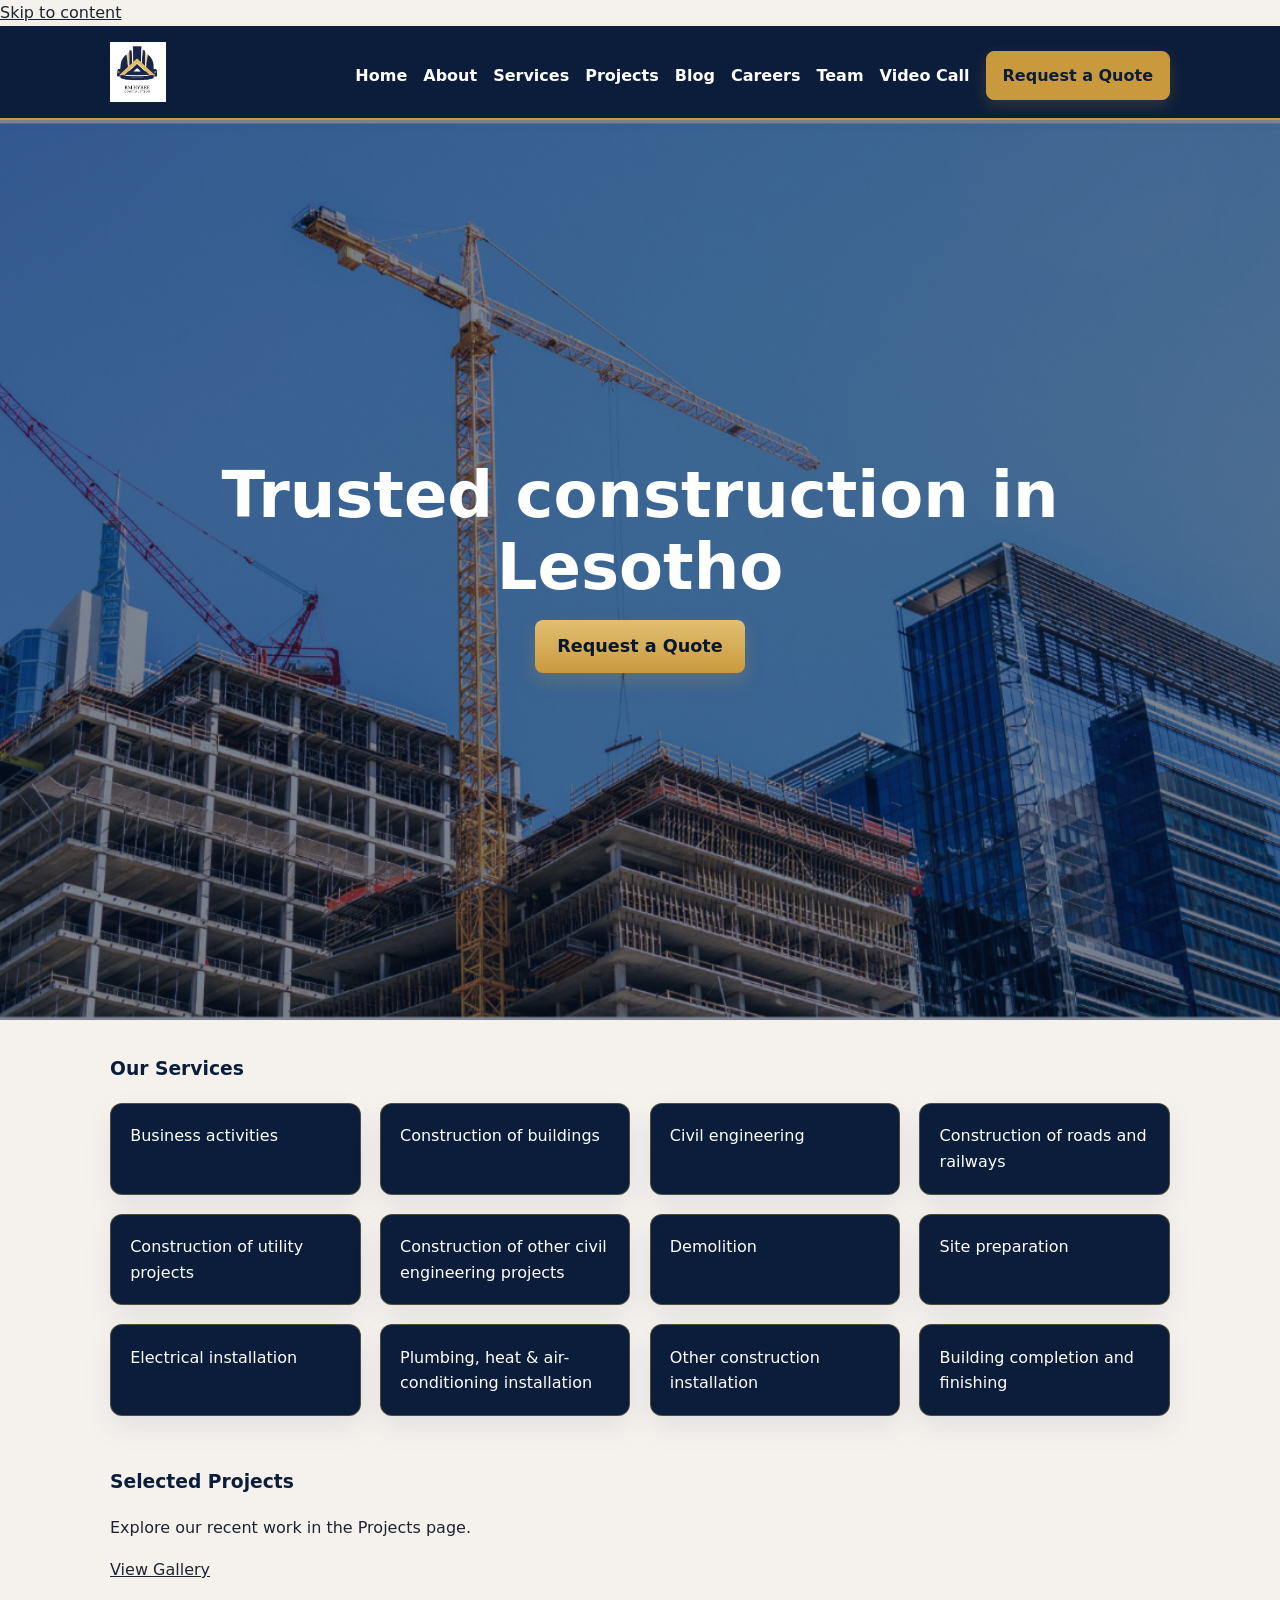
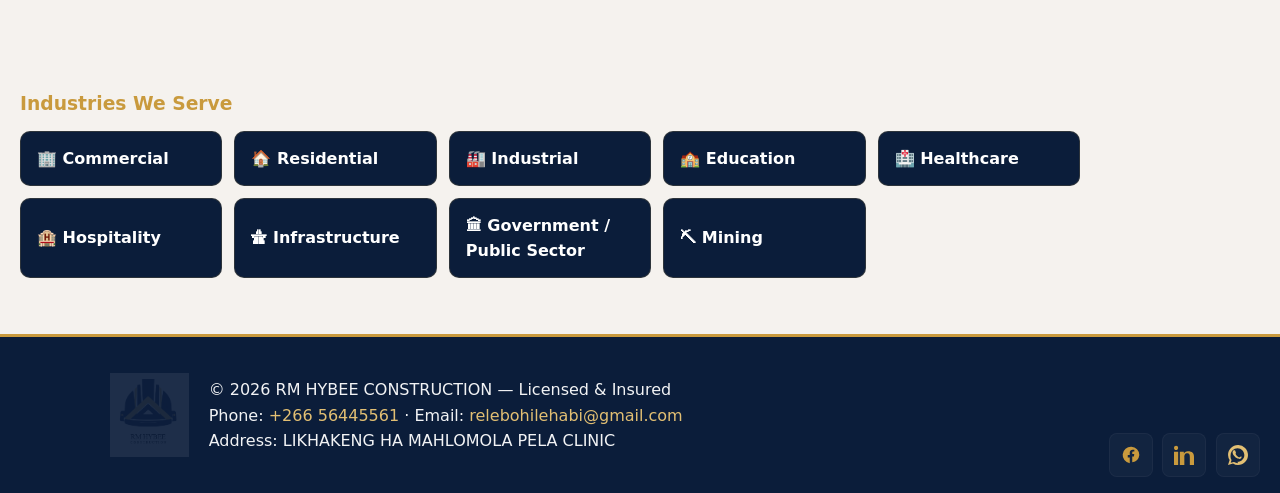
<file: index.html>
<!doctype html>
<html lang="en">
<head>
  <meta charset="utf-8">
  <meta name="viewport" content="width=device-width,initial-scale=1">
  <title>RM HYBEE CONSTRUCTION — Home</title>
  <link rel="stylesheet" href="css/styles.css">
  <link rel="icon" type="image/png" href="images/favicon.png">
  <meta name="description" content="RM HYBEE CONSTRUCTION — construction and engineering services in Lesotho. Contact for enquiries and project management.">
  <meta property="og:title" content="RM HYBEE CONSTRUCTION">
  <meta property="og:description" content="Professional construction, renovations, infrastructure and engineering services.">
  <meta property="og:image" content="images/logo.png">
  <meta name="twitter:card" content="summary_large_image">
</head>
<body>
<a class="skip-link" href="#main">Skip to content</a>
<header class="site-header">
  <div class="container header-top">
    <a href="index.html" class="logo"><img src="images/logo.png" alt="RM HYBEE CONSTRUCTION logo" class="site-logo"></a>
    <nav class="nav" style="margin-top:0.5rem">
      <a href="index.html">Home</a>
      <a href="about.html">About</a>
      <a href="services.html">Services</a>
      <a href="projects.html">Projects</a>
      <a href="blog.html">Blog</a>
      <a href="careers.html">Careers</a>
      <a href="team.html">Team</a>
      <a href="video.html">Video Call</a>
      <a href="contact.html" class="cta">Request a Quote</a>
    </nav>
  </div>
</header>
<main id="main">
  <section class="hero">
    <div class="container">
      <h2>Trusted construction in Lesotho</h2>
      <p><a class="button" href="contact.html">Request a Quote</a></p>
    </div>
  </section>
  <section class="services-overview container">
    <h3>Our Services</h3>
    <div class="grid">
      <div class="card">Business activities</div>
      <div class="card">Construction of buildings</div>
      <div class="card">Civil engineering</div>
      <div class="card">Construction of roads and railways</div>
      <div class="card">Construction of utility projects</div>
      <div class="card">Construction of other civil engineering projects</div>
      <div class="card">Demolition</div>
      <div class="card">Site preparation</div>
      <div class="card">Electrical installation</div>
      <div class="card">Plumbing, heat &amp; air-conditioning installation</div>
      <div class="card">Other construction installation</div>
      <div class="card">Building completion and finishing</div>
    </div>
  </section>
  <section class="projects-preview container">
    <h3>Selected Projects</h3>
    <p>Explore our recent work in the Projects page.</p>
    <p><a href="projects.html">View Gallery</a></p>
  </section>
  <section class="industries container">
    <h3>Industries We Serve</h3>
    <ul class="industry-list">
      <li>🏢 Commercial</li>
      <li>🏠 Residential</li>
      <li>🏭 Industrial</li>
      <li>🏫 Education</li>
      <li>🏥 Healthcare</li>
      <li>🏨 Hospitality</li>
      <li>🛣 Infrastructure</li>
      <li>🏛 Government / Public Sector</li>
      <li>⛏ Mining</li>
    </ul>
  </section>
</main>
<footer class="site-footer">
  <div class="container">
    <div class="footer-inner">
      <img src="images/logo.png" alt="RM HYBEE watermark" class="footer-watermark">
      <div class="footer-contacts">
        <p>© <span id="year"></span> RM HYBEE CONSTRUCTION — Licensed & Insured</p>
        <p>Phone: <a href="https://wa.me/26656445561" target="_blank" rel="noopener">+266 56445561</a> · Email: <a href="mailto:relebohilehabi@gmail.com">relebohilehabi@gmail.com</a></p>
        <p>Address: LIKHAKENG HA MAHLOMOLA PELA CLINIC</p>
      </div>
    </div>
  </div>
  <div class="footer-social" aria-label="Social links">
    <a href="#" title="Facebook (replace URL)" target="_blank" rel="noopener" class="social-link facebook" aria-label="Facebook">
      <svg viewBox="0 0 24 24" xmlns="http://www.w3.org/2000/svg" aria-hidden="true"><path d="M22 12a10 10 0 10-11.5 9.9v-7H8.1v-2.9h2.4V9.3c0-2.4 1.4-3.7 3.5-3.7 1 0 2 .08 2 .08v2.2h-1.1c-1.1 0-1.4.66-1.4 1.3v1.6h2.4l-.38 2.9h-2.02v7A10 10 0 0022 12z"/></svg>
    </a>
    <a href="#" title="LinkedIn (replace URL)" target="_blank" rel="noopener" class="social-link linkedin" aria-label="LinkedIn">
      <svg viewBox="0 0 24 24" xmlns="http://www.w3.org/2000/svg" aria-hidden="true"><path d="M4.98 3.5C4.98 4.88 3.86 6 2.5 6S0 4.88 0 3.5 1.12 1 2.5 1 4.98 2.12 4.98 3.5zM0 8h5v16H0V8zm7 0h4.8v2.2h.07c.67-1.27 2.3-2.6 4.73-2.6C22.12 7.6 24 10.1 24 14.1V24h-5v-9.1c0-2.2-.04-5-3.06-5-3.06 0-3.53 2.4-3.53 4.9V24H7V8z"/></svg>
    </a>
    <a href="https://wa.me/26656445561" title="WhatsApp" target="_blank" rel="noopener" class="social-link whatsapp" aria-label="WhatsApp">
      <svg viewBox="0 0 24 24" xmlns="http://www.w3.org/2000/svg" aria-hidden="true"><path d="M20.52 3.48A11.77 11.77 0 0012.03 0C5.39 0 .05 5.34.05 12a11.7 11.7 0 001.9 6L0 24l6-1.9A11.9 11.9 0 0012 24c6.66 0 12-5.34 12-12 0-3.2-1.25-6.19-3.48-8.52zM12 21.8c-1.7 0-3.36-.44-4.8-1.27l-.34-.2-3.6 1.1 1-3.5-.2-.36A8.1 8.1 0 013.2 12c0-4.5 3.67-8.2 8.2-8.2 4.5 0 8.2 3.7 8.2 8.2 0 4.53-3.67 8.2-8.2 8.2zM17 14.6c-.2-.1-1.2-.6-1.4-.7-.2-.1-.4-.1-.6.1-.2.2-.9.7-1.1.8-.2.1-.4.1-.6-.1-.3-.2-1.3-.5-2.5-1.6-.9-.8-1.5-1.9-1.7-2.2-.2-.3 0-.5.1-.7.1-.2.2-.5.3-.7.1-.3 0-.5-.1-.7-.1-.2-.6-1.5-.8-2.1-.2-.6-.5-.5-.7-.5h-.6c-.2 0-.5 0-.8.3-.3.3-1 1-1 2.4s1 2.8 1.1 3c.1.2 1.8 2.8 4.4 3.9 2.9 1.2 3.1.9 3.6.8.5-.1 1.2-.5 1.4-1 .2-.5.2-.9.1-1-.1-.1-.3-.2-.5-.3z"/></svg>
    </a>
  </div>
</footer>
<script src="js/main.js"></script>
</body>
</html>
</file>
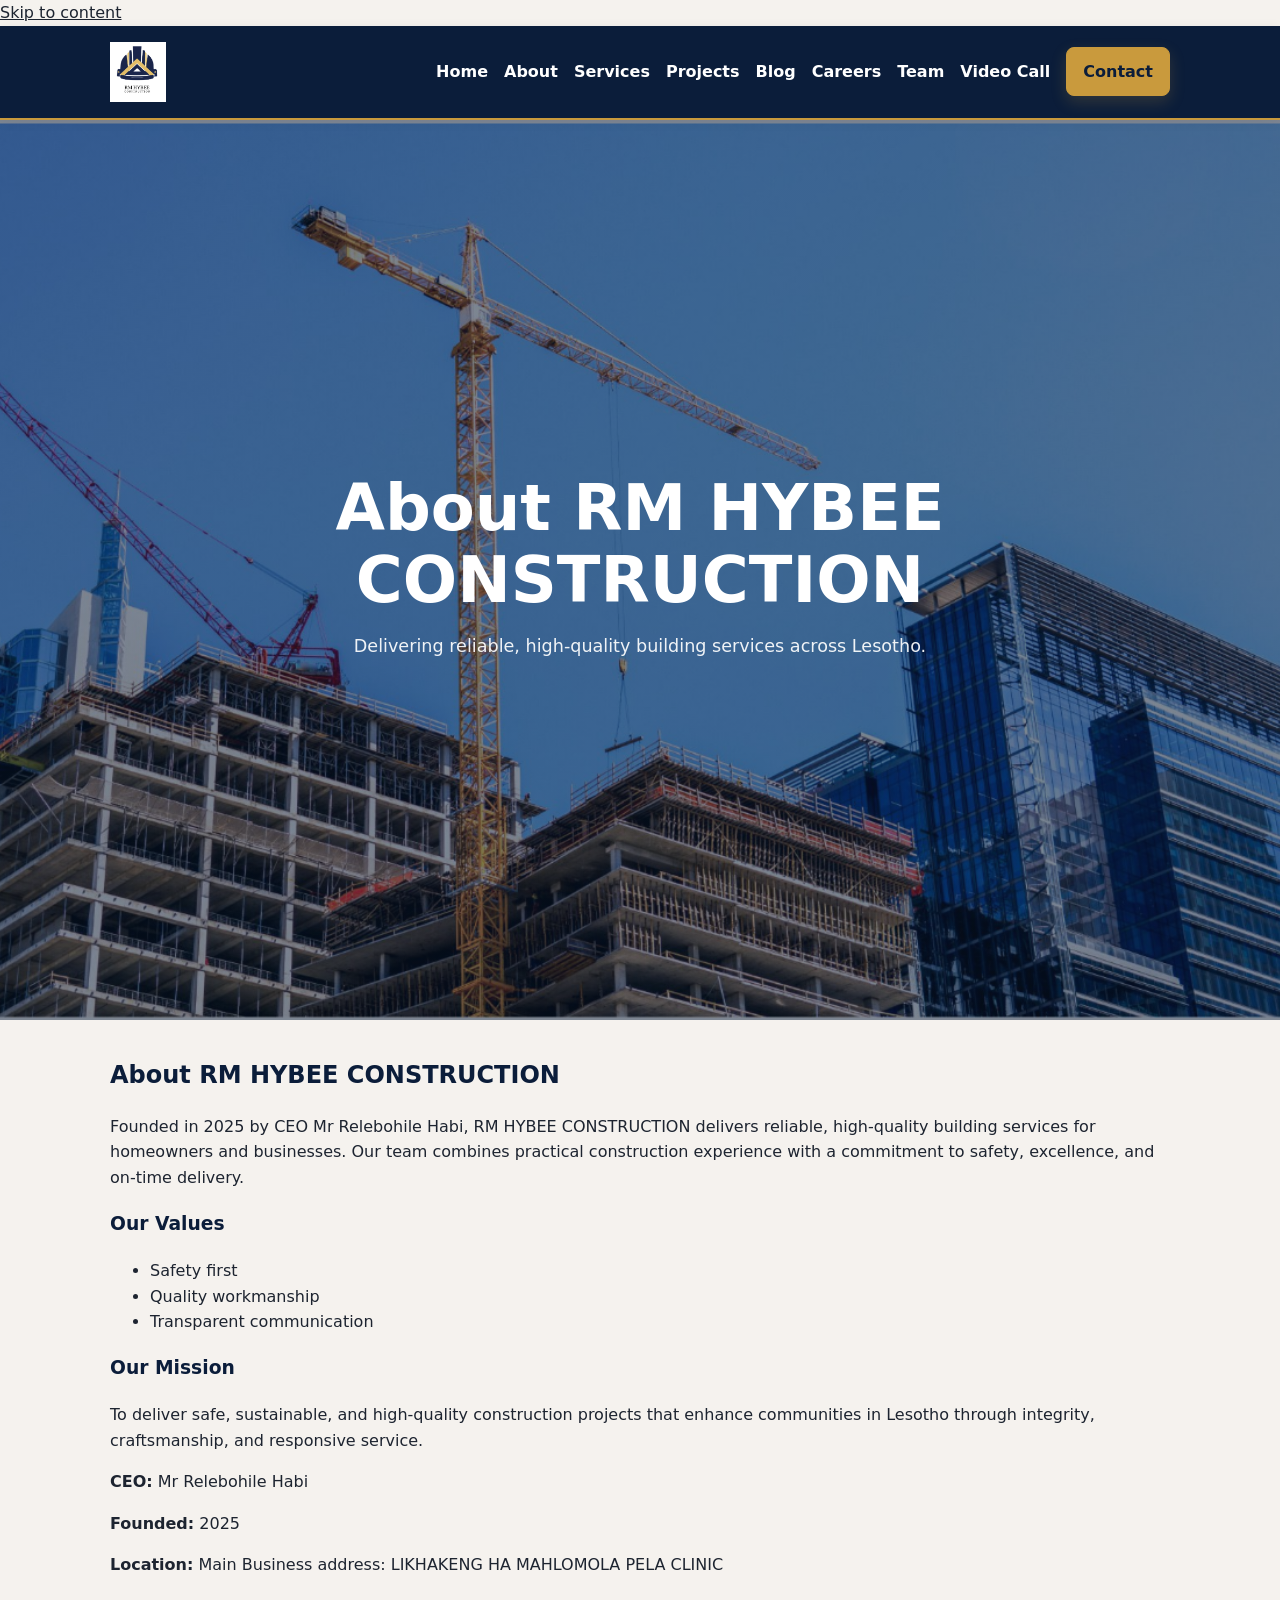
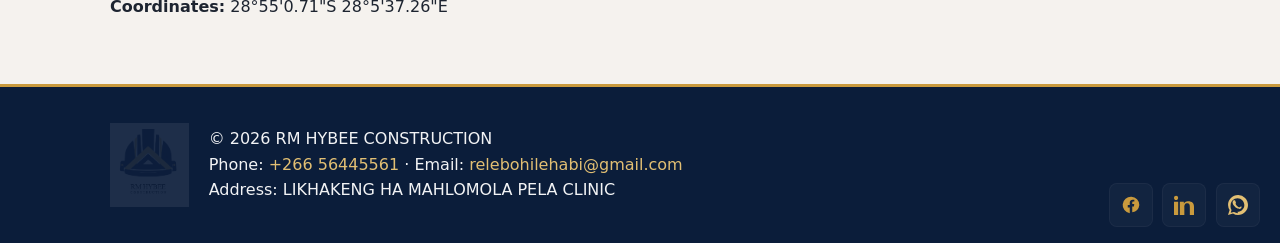
<file: about.html>
<!doctype html>
<html lang="en">
<head>
  <meta charset="utf-8">
  <meta name="viewport" content="width=device-width,initial-scale=1">
  <title>About — RM HYBEE CONSTRUCTION</title>
  <link rel="stylesheet" href="css/styles.css">
  <link rel="icon" type="image/png" href="images/favicon.png">
  <meta name="description" content="RM HYBEE CONSTRUCTION — construction and engineering services in Lesotho. Contact for enquiries and project management.">
  <meta property="og:title" content="RM HYBEE CONSTRUCTION">
  <meta property="og:description" content="Professional construction, renovations, infrastructure and engineering services.">
  <meta property="og:image" content="images/logo.png">
  <meta name="twitter:card" content="summary_large_image">
</head>
<body>
<a class="skip-link" href="#main">Skip to content</a>
<header class="site-header">
  <div class="container">
    <a href="index.html" class="logo"><img src="images/logo.png" alt="RM HYBEE CONSTRUCTION logo" class="site-logo"></a>
    <nav class="nav">
      <a href="index.html">Home</a>
      <a href="about.html">About</a>
      <a href="services.html">Services</a>
      <a href="projects.html">Projects</a>
      <a href="blog.html">Blog</a>
      <a href="careers.html">Careers</a>
      <a href="team.html">Team</a>
      <a href="video.html">Video Call</a>
      <a href="contact.html" class="cta">Contact</a>
    </nav>
  </div>
</header>
  <section class="hero">
    <div class="container">
      <h2>About RM HYBEE CONSTRUCTION</h2>
      <p>Delivering reliable, high-quality building services across Lesotho.</p>
    </div>
  </section>
<main id="main" class="container">
  <h2>About RM HYBEE CONSTRUCTION</h2>
  <p>Founded in 2025 by CEO Mr Relebohile Habi, RM HYBEE CONSTRUCTION delivers reliable, high-quality building services for homeowners and businesses. Our team combines practical construction experience with a commitment to safety, excellence, and on-time delivery.</p>
  <h3>Our Values</h3>
  <ul>
    <li>Safety first</li>
    <li>Quality workmanship</li>
    <li>Transparent communication</li>
  </ul>
  <section class="mission">
  <h3>Our Mission</h3>
  <p>To deliver safe, sustainable, and high-quality construction projects that enhance communities in Lesotho through integrity, craftsmanship, and responsive service.</p>
  <p><strong>CEO:</strong> Mr Relebohile Habi</p>
  <p><strong>Founded:</strong> 2025</p>
  <p><strong>Location:</strong> Main Business address: LIKHAKENG HA MAHLOMOLA PELA CLINIC</p>
  <p><strong>Coordinates:</strong> 28°55'0.71"S 28°5'37.26"E</p>
  </section>
</main>
<footer class="site-footer">
  <div class="container">
    <div class="footer-inner">
      <img src="images/logo.png" alt="RM HYBEE watermark" class="footer-watermark">
      <div class="footer-contacts">
        <p>© <span id="year"></span> RM HYBEE CONSTRUCTION</p>
        <p>Phone: <a href="https://wa.me/26656445561" target="_blank" rel="noopener">+266 56445561</a> · Email: <a href="mailto:relebohilehabi@gmail.com">relebohilehabi@gmail.com</a></p>
        <p>Address: LIKHAKENG HA MAHLOMOLA PELA CLINIC</p>
      </div>
    </div>
  </div>
  <div class="footer-social" aria-label="Social links">
    <a href="#" title="Facebook (replace URL)" target="_blank" rel="noopener" class="social-link facebook" aria-label="Facebook">
      <svg viewBox="0 0 24 24" xmlns="http://www.w3.org/2000/svg" aria-hidden="true"><path d="M22 12a10 10 0 10-11.5 9.9v-7H8.1v-2.9h2.4V9.3c0-2.4 1.4-3.7 3.5-3.7 1 0 2 .08 2 .08v2.2h-1.1c-1.1 0-1.4.66-1.4 1.3v1.6h2.4l-.38 2.9h-2.02v7A10 10 0 0022 12z"/></svg>
    </a>
    <a href="#" title="LinkedIn (replace URL)" target="_blank" rel="noopener" class="social-link linkedin" aria-label="LinkedIn">
      <svg viewBox="0 0 24 24" xmlns="http://www.w3.org/2000/svg" aria-hidden="true"><path d="M4.98 3.5C4.98 4.88 3.86 6 2.5 6S0 4.88 0 3.5 1.12 1 2.5 1 4.98 2.12 4.98 3.5zM0 8h5v16H0V8zm7 0h4.8v2.2h.07c.67-1.27 2.3-2.6 4.73-2.6C22.12 7.6 24 10.1 24 14.1V24h-5v-9.1c0-2.2-.04-5-3.06-5-3.06 0-3.53 2.4-3.53 4.9V24H7V8z"/></svg>
    </a>
    <a href="https://wa.me/26656445561" title="WhatsApp" target="_blank" rel="noopener" class="social-link whatsapp" aria-label="WhatsApp">
      <svg viewBox="0 0 24 24" xmlns="http://www.w3.org/2000/svg" aria-hidden="true"><path d="M20.52 3.48A11.77 11.77 0 0012.03 0C5.39 0 .05 5.34.05 12a11.7 11.7 0 001.9 6L0 24l6-1.9A11.9 11.9 0 0012 24c6.66 0 12-5.34 12-12 0-3.2-1.25-6.19-3.48-8.52zM12 21.8c-1.7 0-3.36-.44-4.8-1.27l-.34-.2-3.6 1.1 1-3.5-.2-.36A8.1 8.1 0 013.2 12c0-4.5 3.67-8.2 8.2-8.2 4.5 0 8.2 3.7 8.2 8.2 0 4.53-3.67 8.2-8.2 8.2zM17 14.6c-.2-.1-1.2-.6-1.4-.7-.2-.1-.4-.1-.6.1-.2.2-.9.7-1.1.8-.2.1-.4.1-.6-.1-.3-.2-1.3-.5-2.5-1.6-.9-.8-1.5-1.9-1.7-2.2-.2-.3 0-.5.1-.7.1-.2.2-.5.3-.7.1-.3 0-.5-.1-.7-.1-.2-.6-1.5-.8-2.1-.2-.6-.5-.5-.7-.5h-.6c-.2 0-.5 0-.8.3-.3.3-1 1-1 2.4s1 2.8 1.1 3c.1.2 1.8 2.8 4.4 3.9 2.9 1.2 3.1.9 3.6.8.5-.1 1.2-.5 1.4-1 .2-.5.2-.9.1-1-.1-.1-.3-.2-.5-.3z"/></svg>
    </a>
  </div>
</footer>
<script src="js/main.js"></script>
</body>
</html>
</file>
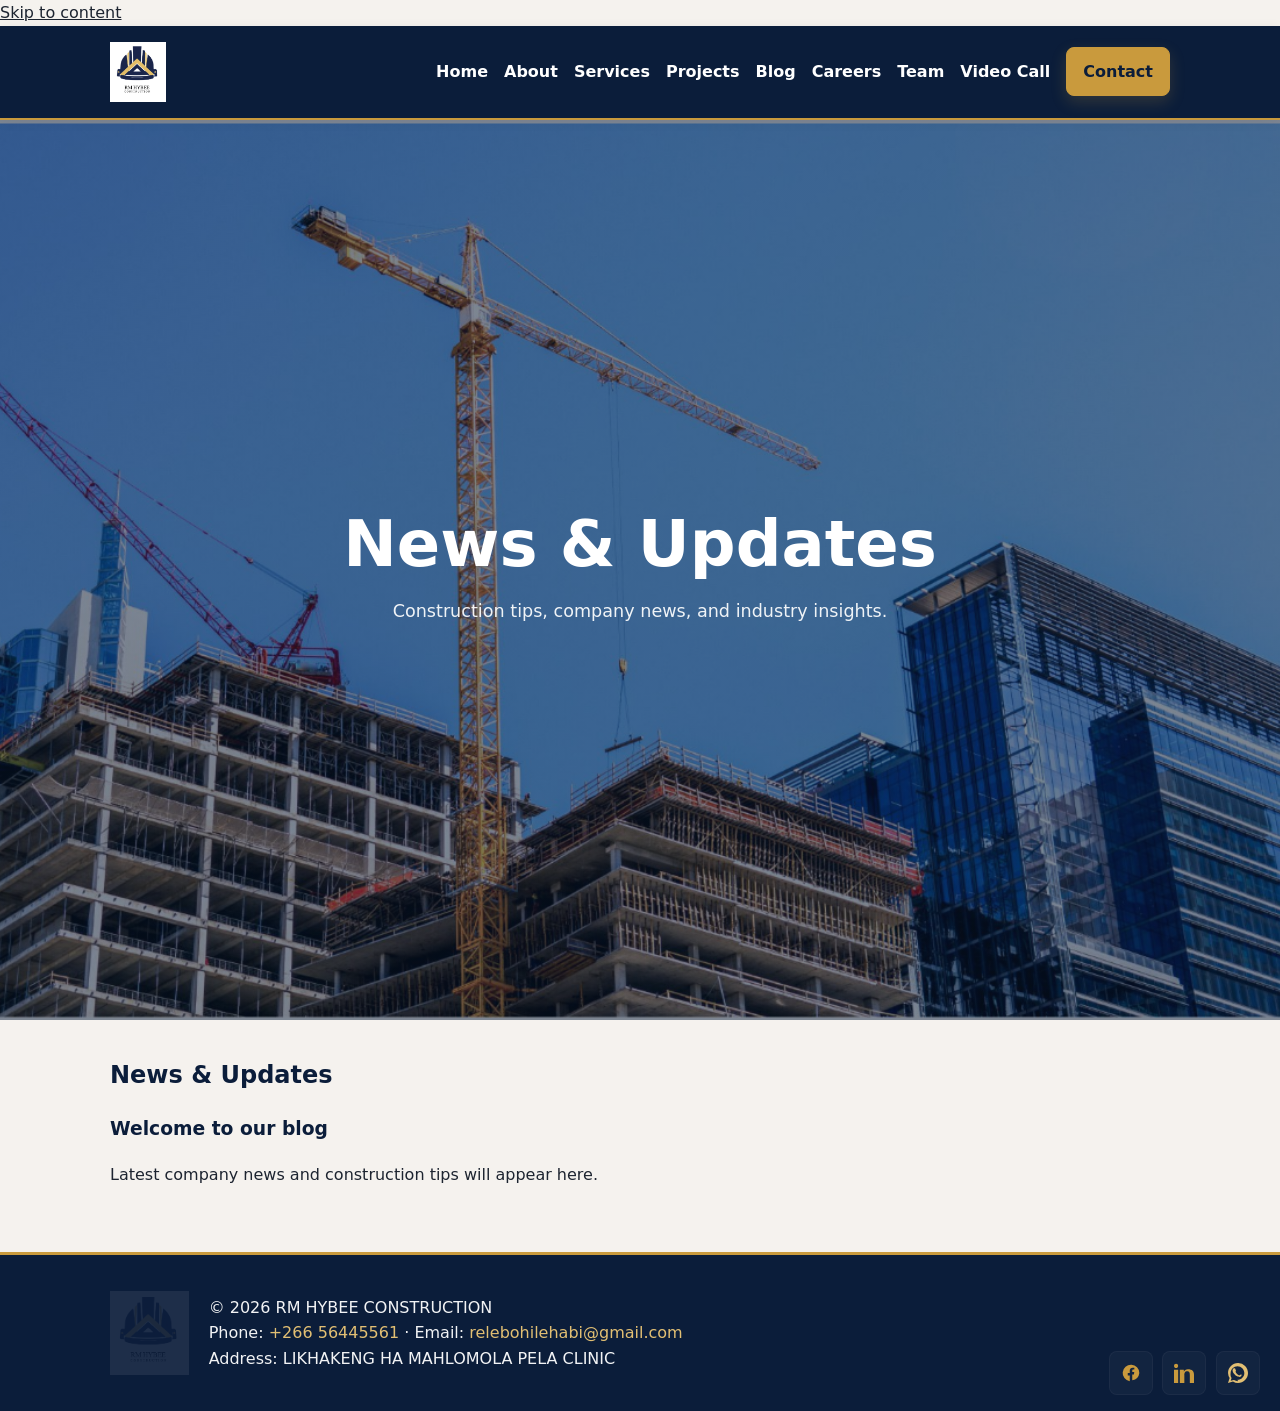
<file: blog.html>
<!doctype html>
<html lang="en">
<head>
  <meta charset="utf-8">
  <meta name="viewport" content="width=device-width,initial-scale=1">
  <title>Blog — RM HYBEE CONSTRUCTION</title>
  <link rel="stylesheet" href="css/styles.css">
  <link rel="icon" type="image/png" href="images/favicon.png">
  <meta name="description" content="RM HYBEE CONSTRUCTION — construction and engineering services in Lesotho. Contact for enquiries and project management.">
  <meta property="og:title" content="RM HYBEE CONSTRUCTION">
  <meta property="og:description" content="Professional construction, renovations, infrastructure and engineering services.">
  <meta property="og:image" content="images/logo.png">
  <meta name="twitter:card" content="summary_large_image">
</head>
<body>
<a class="skip-link" href="#main">Skip to content</a>
<header class="site-header">
  <div class="container">
    <a href="index.html" class="logo"><img src="images/logo.png" alt="RM HYBEE CONSTRUCTION logo" class="site-logo"></a>
    <nav class="nav">
      <a href="index.html">Home</a>
      <a href="about.html">About</a>
      <a href="services.html">Services</a>
      <a href="projects.html">Projects</a>
      <a href="blog.html">Blog</a>
      <a href="careers.html">Careers</a>
      <a href="team.html">Team</a>
      <a href="video.html">Video Call</a>
      <a href="contact.html" class="cta">Contact</a>
    </nav>
  </div>
</header>
  <section class="hero">
    <div class="container">
      <h2>News &amp; Updates</h2>
      <p>Construction tips, company news, and industry insights.</p>
    </div>
  </section>
<main id="main" class="container">
  <h2>News &amp; Updates</h2>
  <article class="post">
    <h3>Welcome to our blog</h3>
    <p>Latest company news and construction tips will appear here.</p>
  </article>
</main>
<footer class="site-footer">
  <div class="container">
    <div class="footer-inner">
      <img src="images/logo.png" alt="RM HYBEE watermark" class="footer-watermark">
      <div class="footer-contacts">
        <p>© <span id="year"></span> RM HYBEE CONSTRUCTION</p>
        <p>Phone: <a href="https://wa.me/26656445561" target="_blank" rel="noopener">+266 56445561</a> · Email: <a href="mailto:relebohilehabi@gmail.com">relebohilehabi@gmail.com</a></p>
        <p>Address: LIKHAKENG HA MAHLOMOLA PELA CLINIC</p>
      </div>
    </div>
  </div>
  <div class="footer-social" aria-label="Social links">
    <a href="#" title="Facebook (replace URL)" target="_blank" rel="noopener" class="social-link facebook" aria-label="Facebook">
      <svg viewBox="0 0 24 24" xmlns="http://www.w3.org/2000/svg" aria-hidden="true"><path d="M22 12a10 10 0 10-11.5 9.9v-7H8.1v-2.9h2.4V9.3c0-2.4 1.4-3.7 3.5-3.7 1 0 2 .08 2 .08v2.2h-1.1c-1.1 0-1.4.66-1.4 1.3v1.6h2.4l-.38 2.9h-2.02v7A10 10 0 0022 12z"/></svg>
    </a>
    <a href="#" title="LinkedIn (replace URL)" target="_blank" rel="noopener" class="social-link linkedin" aria-label="LinkedIn">
      <svg viewBox="0 0 24 24" xmlns="http://www.w3.org/2000/svg" aria-hidden="true"><path d="M4.98 3.5C4.98 4.88 3.86 6 2.5 6S0 4.88 0 3.5 1.12 1 2.5 1 4.98 2.12 4.98 3.5zM0 8h5v16H0V8zm7 0h4.8v2.2h.07c.67-1.27 2.3-2.6 4.73-2.6C22.12 7.6 24 10.1 24 14.1V24h-5v-9.1c0-2.2-.04-5-3.06-5-3.06 0-3.53 2.4-3.53 4.9V24H7V8z"/></svg>
    </a>
    <a href="https://wa.me/26656445561" title="WhatsApp" target="_blank" rel="noopener" class="social-link whatsapp" aria-label="WhatsApp">
      <svg viewBox="0 0 24 24" xmlns="http://www.w3.org/2000/svg" aria-hidden="true"><path d="M20.52 3.48A11.77 11.77 0 0012.03 0C5.39 0 .05 5.34.05 12a11.7 11.7 0 001.9 6L0 24l6-1.9A11.9 11.9 0 0012 24c6.66 0 12-5.34 12-12 0-3.2-1.25-6.19-3.48-8.52zM12 21.8c-1.7 0-3.36-.44-4.8-1.27l-.34-.2-3.6 1.1 1-3.5-.2-.36A8.1 8.1 0 013.2 12c0-4.5 3.67-8.2 8.2-8.2 4.5 0 8.2 3.7 8.2 8.2 0 4.53-3.67 8.2-8.2 8.2zM17 14.6c-.2-.1-1.2-.6-1.4-.7-.2-.1-.4-.1-.6.1-.2.2-.9.7-1.1.8-.2.1-.4.1-.6-.1-.3-.2-1.3-.5-2.5-1.6-.9-.8-1.5-1.9-1.7-2.2-.2-.3 0-.5.1-.7.1-.2.2-.5.3-.7.1-.3 0-.5-.1-.7-.1-.2-.6-1.5-.8-2.1-.2-.6-.5-.5-.7-.5h-.6c-.2 0-.5 0-.8.3-.3.3-1 1-1 2.4s1 2.8 1.1 3c.1.2 1.8 2.8 4.4 3.9 2.9 1.2 3.1.9 3.6.8.5-.1 1.2-.5 1.4-1 .2-.5.2-.9.1-1-.1-.1-.3-.2-.5-.3z"/></svg>
    </a>
  </div>
</footer>
<script src="js/main.js"></script>
</body>
</html>
</file>
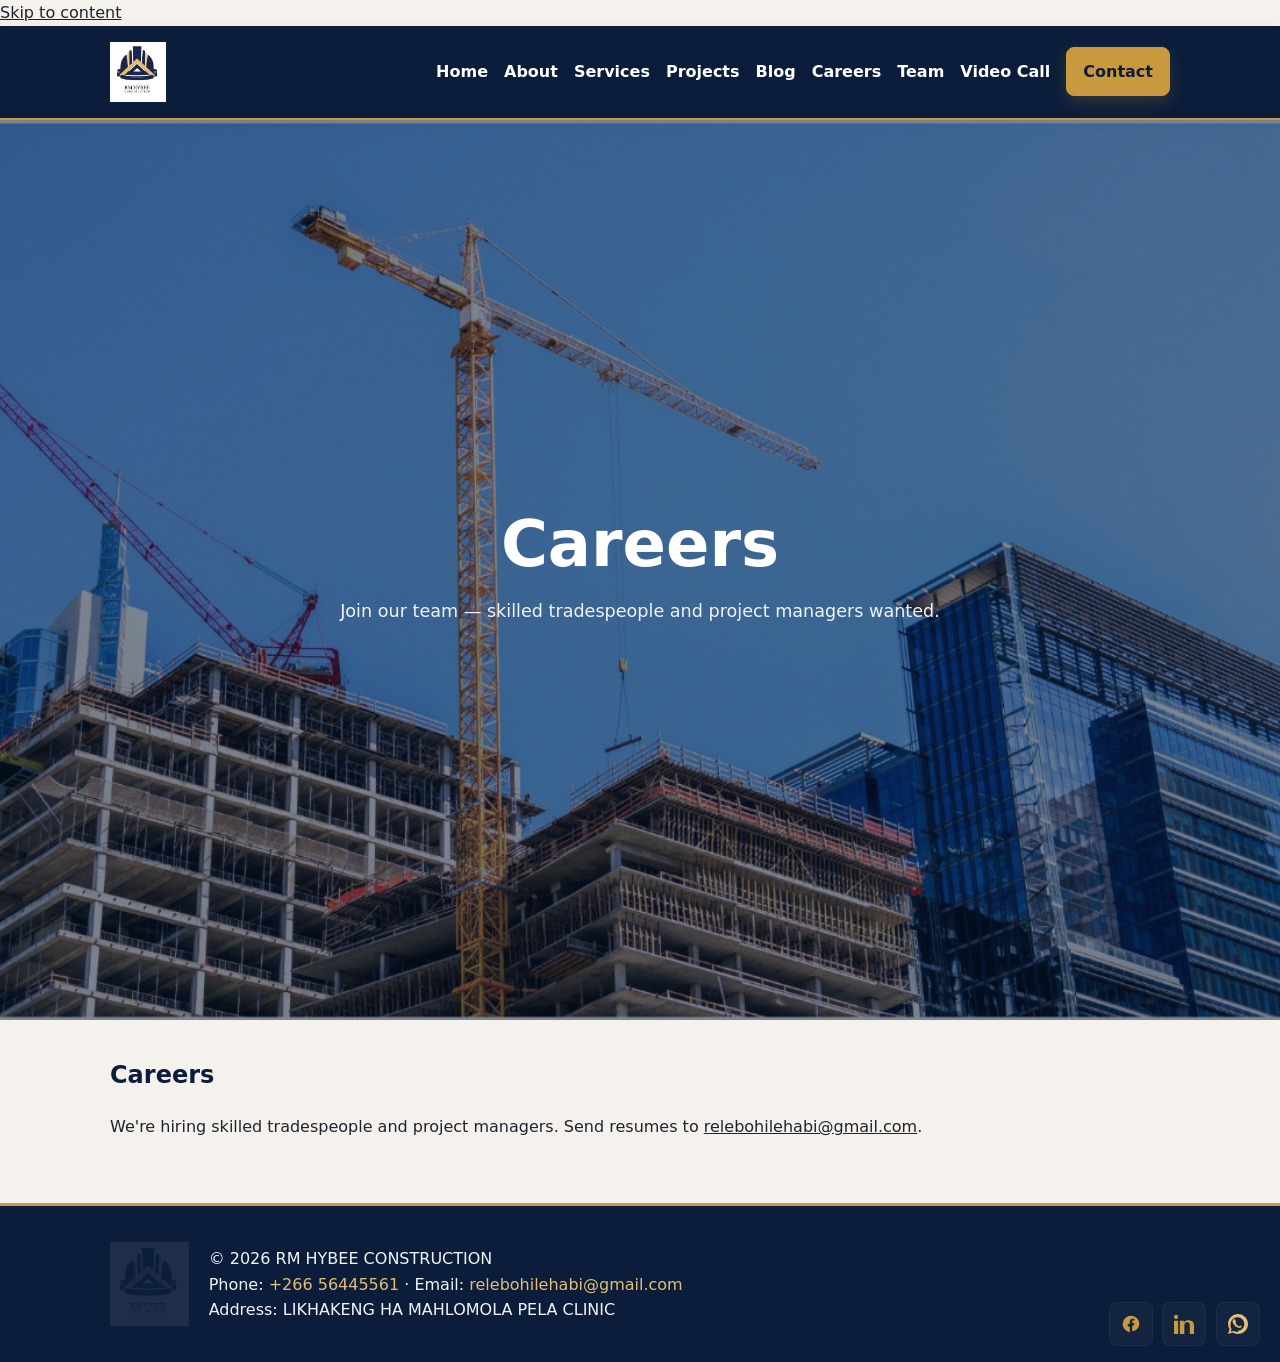
<file: careers.html>
<!doctype html>
<html lang="en">
<head>
  <meta charset="utf-8">
  <meta name="viewport" content="width=device-width,initial-scale=1">
  <title>Careers — RM HYBEE CONSTRUCTION</title>
  <link rel="stylesheet" href="css/styles.css">
  <link rel="icon" type="image/png" href="images/favicon.png">
  <meta name="description" content="RM HYBEE CONSTRUCTION — construction and engineering services in Lesotho. Contact for enquiries and project management.">
  <meta property="og:title" content="RM HYBEE CONSTRUCTION">
  <meta property="og:description" content="Professional construction, renovations, infrastructure and engineering services.">
  <meta property="og:image" content="images/logo.png">
  <meta name="twitter:card" content="summary_large_image">
</head>
<body>
<a class="skip-link" href="#main">Skip to content</a>
<header class="site-header">
  <div class="container">
    <a href="index.html" class="logo"><img src="images/logo.png" alt="RM HYBEE CONSTRUCTION logo" class="site-logo"></a>
    <nav class="nav">
      <a href="index.html">Home</a>
      <a href="about.html">About</a>
      <a href="services.html">Services</a>
      <a href="projects.html">Projects</a>
      <a href="blog.html">Blog</a>
      <a href="careers.html">Careers</a>
      <a href="team.html">Team</a>
      <a href="video.html">Video Call</a>
      <a href="contact.html" class="cta">Contact</a>
    </nav>
  </div>
</header>
  <section class="hero">
    <div class="container">
      <h2>Careers</h2>
      <p>Join our team — skilled tradespeople and project managers wanted.</p>
    </div>
  </section>
<main id="main" class="container">
  <h2>Careers</h2>
  <p>We're hiring skilled tradespeople and project managers. Send resumes to <a href="mailto:relebohilehabi@gmail.com">relebohilehabi@gmail.com</a>.</p>
</main>
<footer class="site-footer">
  <div class="container">
    <div class="footer-inner">
      <img src="images/logo.png" alt="RM HYBEE watermark" class="footer-watermark">
      <div class="footer-contacts">
        <p>© <span id="year"></span> RM HYBEE CONSTRUCTION</p>
        <p>Phone: <a href="https://wa.me/26656445561" target="_blank" rel="noopener">+266 56445561</a> · Email: <a href="mailto:relebohilehabi@gmail.com">relebohilehabi@gmail.com</a></p>
        <p>Address: LIKHAKENG HA MAHLOMOLA PELA CLINIC</p>
      </div>
    </div>
  </div>
  <div class="footer-social" aria-label="Social links">
    <a href="#" title="Facebook (replace URL)" target="_blank" rel="noopener" class="social-link facebook" aria-label="Facebook">
      <svg viewBox="0 0 24 24" xmlns="http://www.w3.org/2000/svg" aria-hidden="true"><path d="M22 12a10 10 0 10-11.5 9.9v-7H8.1v-2.9h2.4V9.3c0-2.4 1.4-3.7 3.5-3.7 1 0 2 .08 2 .08v2.2h-1.1c-1.1 0-1.4.66-1.4 1.3v1.6h2.4l-.38 2.9h-2.02v7A10 10 0 0022 12z"/></svg>
    </a>
    <a href="#" title="LinkedIn (replace URL)" target="_blank" rel="noopener" class="social-link linkedin" aria-label="LinkedIn">
      <svg viewBox="0 0 24 24" xmlns="http://www.w3.org/2000/svg" aria-hidden="true"><path d="M4.98 3.5C4.98 4.88 3.86 6 2.5 6S0 4.88 0 3.5 1.12 1 2.5 1 4.98 2.12 4.98 3.5zM0 8h5v16H0V8zm7 0h4.8v2.2h.07c.67-1.27 2.3-2.6 4.73-2.6C22.12 7.6 24 10.1 24 14.1V24h-5v-9.1c0-2.2-.04-5-3.06-5-3.06 0-3.53 2.4-3.53 4.9V24H7V8z"/></svg>
    </a>
    <a href="https://wa.me/26656445561" title="WhatsApp" target="_blank" rel="noopener" class="social-link whatsapp" aria-label="WhatsApp">
      <svg viewBox="0 0 24 24" xmlns="http://www.w3.org/2000/svg" aria-hidden="true"><path d="M20.52 3.48A11.77 11.77 0 0012.03 0C5.39 0 .05 5.34.05 12a11.7 11.7 0 001.9 6L0 24l6-1.9A11.9 11.9 0 0012 24c6.66 0 12-5.34 12-12 0-3.2-1.25-6.19-3.48-8.52zM12 21.8c-1.7 0-3.36-.44-4.8-1.27l-.34-.2-3.6 1.1 1-3.5-.2-.36A8.1 8.1 0 013.2 12c0-4.5 3.67-8.2 8.2-8.2 4.5 0 8.2 3.7 8.2 8.2 0 4.53-3.67 8.2-8.2 8.2zM17 14.6c-.2-.1-1.2-.6-1.4-.7-.2-.1-.4-.1-.6.1-.2.2-.9.7-1.1.8-.2.1-.4.1-.6-.1-.3-.2-1.3-.5-2.5-1.6-.9-.8-1.5-1.9-1.7-2.2-.2-.3 0-.5.1-.7.1-.2.2-.5.3-.7.1-.3 0-.5-.1-.7-.1-.2-.6-1.5-.8-2.1-.2-.6-.5-.5-.7-.5h-.6c-.2 0-.5 0-.8.3-.3.3-1 1-1 2.4s1 2.8 1.1 3c.1.2 1.8 2.8 4.4 3.9 2.9 1.2 3.1.9 3.6.8.5-.1 1.2-.5 1.4-1 .2-.5.2-.9.1-1-.1-.1-.3-.2-.5-.3z"/></svg>
    </a>
  </div>
</footer>
<script src="js/main.js"></script>
</body>
</html>
</file>
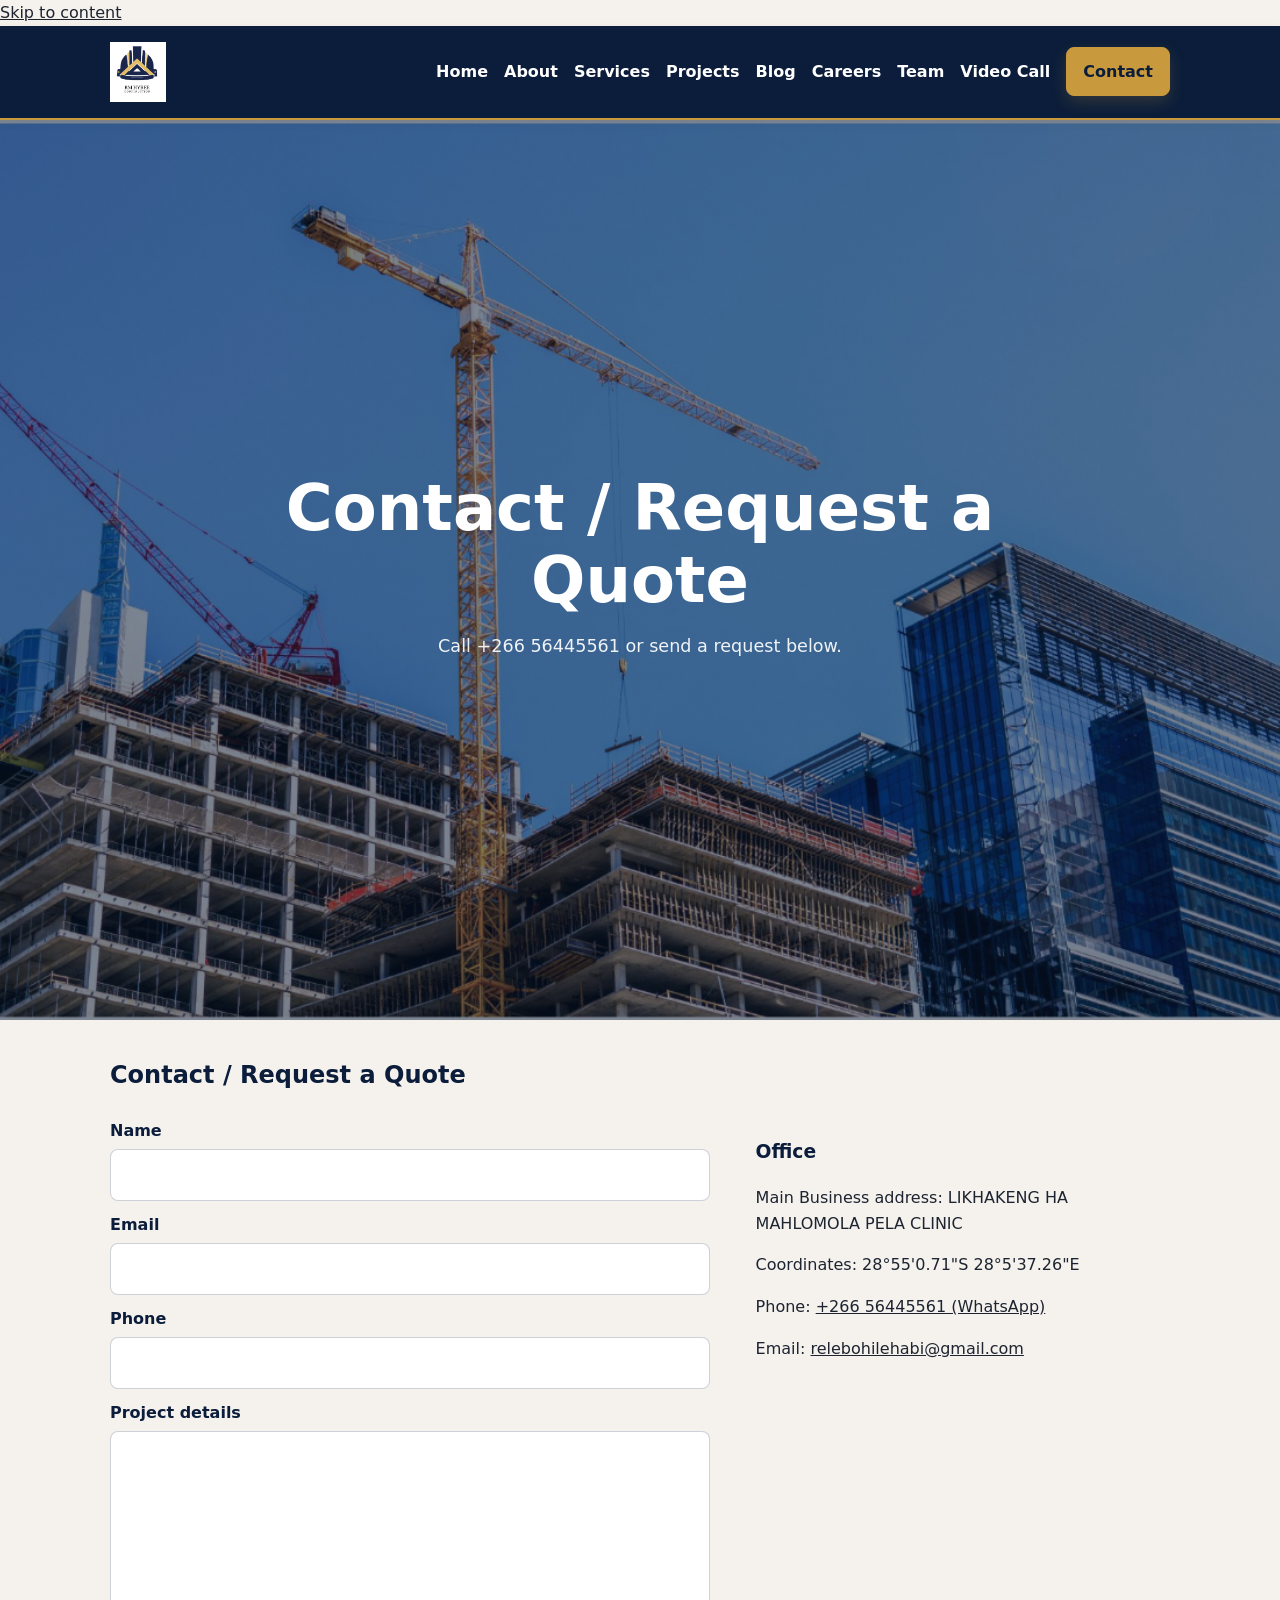
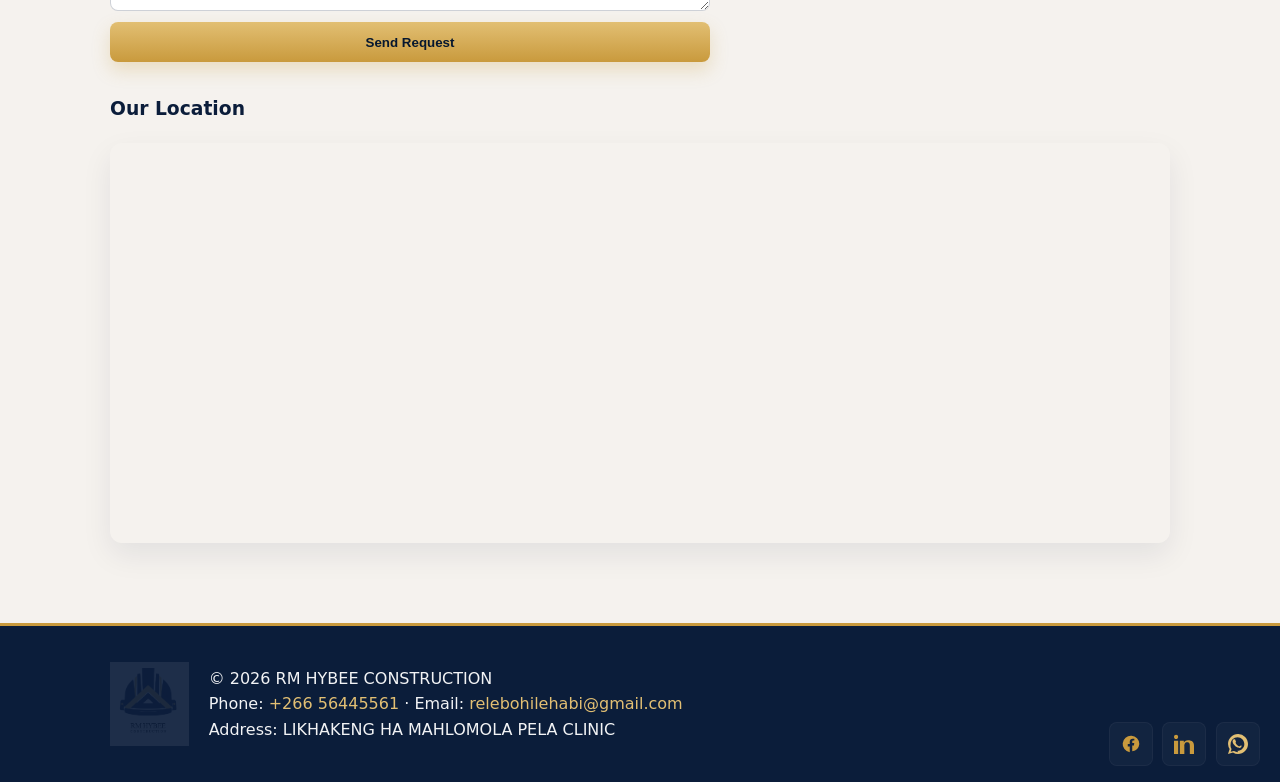
<file: contact.html>
<!doctype html>
<html lang="en">
<head>
  <meta charset="utf-8">
  <meta name="viewport" content="width=device-width,initial-scale=1">
  <title>Contact — RM HYBEE CONSTRUCTION</title>
  <link rel="stylesheet" href="css/styles.css">
  <link rel="icon" type="image/png" href="images/favicon.png">
  <meta name="description" content="RM HYBEE CONSTRUCTION — construction and engineering services in Lesotho. Contact for enquiries and project management.">
  <meta property="og:title" content="RM HYBEE CONSTRUCTION">
  <meta property="og:description" content="Professional construction, renovations, infrastructure and engineering services.">
  <meta property="og:image" content="images/logo.png">
  <meta name="twitter:card" content="summary_large_image">
</head>
<body>
<a class="skip-link" href="#main">Skip to content</a>
<header class="site-header">
  <div class="container">
    <a href="index.html" class="logo"><img src="images/logo.png" alt="RM HYBEE CONSTRUCTION logo" class="site-logo"></a>
    <nav class="nav">
      <a href="index.html">Home</a>
      <a href="about.html">About</a>
      <a href="services.html">Services</a>
      <a href="projects.html">Projects</a>
      <a href="blog.html">Blog</a>
      <a href="careers.html">Careers</a>
      <a href="team.html">Team</a>
      <a href="video.html">Video Call</a>
      <a href="contact.html" class="cta">Contact</a>
    </nav>
  </div>
</header>
  <section class="hero">
    <div class="container">
      <h2>Contact / Request a Quote</h2>
      <p>Call +266 56445561 or send a request below.</p>
    </div>
  </section>
<main id="main" class="container contact-page">
  <h2>Contact / Request a Quote</h2>
  <div class="contact-layout">
    <form action="https://formsubmit.co/relebohilehabi@gmail.com" method="POST" class="contact-form">
      <!-- Form submits to Formsubmit.co which will forward to the provided email -->
      <input type="hidden" name="_subject" value="New enquiry from RM HYBEE website">
      <input type="hidden" name="_captcha" value="false">
      <input type="hidden" name="_next" value="thank-you.html">
      <!-- honeypot anti-spam field -->
      <p style="display:none;"><label>Leave this empty<input name="_honey" autocomplete="off"></label></p>
      <label>Name<input type="text" name="name" required></label>
      <label>Email<input type="email" name="email" required></label>
      <label>Phone<input type="tel" name="phone"></label>
      <label>Project details<textarea name="message" rows="6"></textarea></label>
      <button type="submit" class="button">Send Request</button>
    </form>
    <section class="contact-info">
      <h3>Office</h3>
      <p>Main Business address: LIKHAKENG HA MAHLOMOLA PELA CLINIC</p>
      <p>Coordinates: 28°55'0.71"S 28°5'37.26"E</p>
      <p>Phone: <a href="https://wa.me/26656445561" target="_blank" rel="noopener">+266 56445561 (WhatsApp)</a></p>
      <p>Email: <a href="mailto:relebohilehabi@gmail.com">relebohilehabi@gmail.com</a></p>
    </section>
  </div>

  <section class="map-wrapper">
    <h3>Our Location</h3>
    <iframe
      src="https://www.google.com/maps?q=-28.9168638889%2C28.0936833333&z=16&output=embed"
      width="100%"
      height="400"
      style="border:0; border-radius:12px;"
      allowfullscreen=""
      loading="lazy"
      referrerpolicy="no-referrer-when-downgrade"
      title="RM HYBEE CONSTRUCTION location">
    </iframe>
  </section>

</main>
<footer class="site-footer">
  <div class="container">
    <div class="footer-inner">
      <img src="images/logo.png" alt="RM HYBEE watermark" class="footer-watermark">
      <div class="footer-contacts">
        <p>© <span id="year"></span> RM HYBEE CONSTRUCTION</p>
        <p>Phone: <a href="https://wa.me/26656445561" target="_blank" rel="noopener">+266 56445561</a> · Email: <a href="mailto:relebohilehabi@gmail.com">relebohilehabi@gmail.com</a></p>
        <p>Address: LIKHAKENG HA MAHLOMOLA PELA CLINIC</p>
      </div>
    </div>
  </div>
  <div class="footer-social" aria-label="Social links">
    <a href="#" title="Facebook (replace URL)" target="_blank" rel="noopener" class="social-link facebook" aria-label="Facebook">
      <svg viewBox="0 0 24 24" xmlns="http://www.w3.org/2000/svg" aria-hidden="true"><path d="M22 12a10 10 0 10-11.5 9.9v-7H8.1v-2.9h2.4V9.3c0-2.4 1.4-3.7 3.5-3.7 1 0 2 .08 2 .08v2.2h-1.1c-1.1 0-1.4.66-1.4 1.3v1.6h2.4l-.38 2.9h-2.02v7A10 10 0 0022 12z"/></svg>
    </a>
    <a href="#" title="LinkedIn (replace URL)" target="_blank" rel="noopener" class="social-link linkedin" aria-label="LinkedIn">
      <svg viewBox="0 0 24 24" xmlns="http://www.w3.org/2000/svg" aria-hidden="true"><path d="M4.98 3.5C4.98 4.88 3.86 6 2.5 6S0 4.88 0 3.5 1.12 1 2.5 1 4.98 2.12 4.98 3.5zM0 8h5v16H0V8zm7 0h4.8v2.2h.07c.67-1.27 2.3-2.6 4.73-2.6C22.12 7.6 24 10.1 24 14.1V24h-5v-9.1c0-2.2-.04-5-3.06-5-3.06 0-3.53 2.4-3.53 4.9V24H7V8z"/></svg>
    </a>
    <a href="https://wa.me/26656445561" title="WhatsApp" target="_blank" rel="noopener" class="social-link whatsapp" aria-label="WhatsApp">
      <svg viewBox="0 0 24 24" xmlns="http://www.w3.org/2000/svg" aria-hidden="true"><path d="M20.52 3.48A11.77 11.77 0 0012.03 0C5.39 0 .05 5.34.05 12a11.7 11.7 0 001.9 6L0 24l6-1.9A11.9 11.9 0 0012 24c6.66 0 12-5.34 12-12 0-3.2-1.25-6.19-3.48-8.52zM12 21.8c-1.7 0-3.36-.44-4.8-1.27l-.34-.2-3.6 1.1 1-3.5-.2-.36A8.1 8.1 0 013.2 12c0-4.5 3.67-8.2 8.2-8.2 4.5 0 8.2 3.7 8.2 8.2 0 4.53-3.67 8.2-8.2 8.2zM17 14.6c-.2-.1-1.2-.6-1.4-.7-.2-.1-.4-.1-.6.1-.2.2-.9.7-1.1.8-.2.1-.4.1-.6-.1-.3-.2-1.3-.5-2.5-1.6-.9-.8-1.5-1.9-1.7-2.2-.2-.3 0-.5.1-.7.1-.2.2-.5.3-.7.1-.3 0-.5-.1-.7-.1-.2-.6-1.5-.8-2.1-.2-.6-.5-.5-.7-.5h-.6c-.2 0-.5 0-.8.3-.3.3-1 1-1 2.4s1 2.8 1.1 3c.1.2 1.8 2.8 4.4 3.9 2.9 1.2 3.1.9 3.6.8.5-.1 1.2-.5 1.4-1 .2-.5.2-.9.1-1-.1-.1-.3-.2-.5-.3z"/></svg>
    </a>
  </div>
</footer>
<script src="js/main.js"></script>
</body>
</html>
</file>
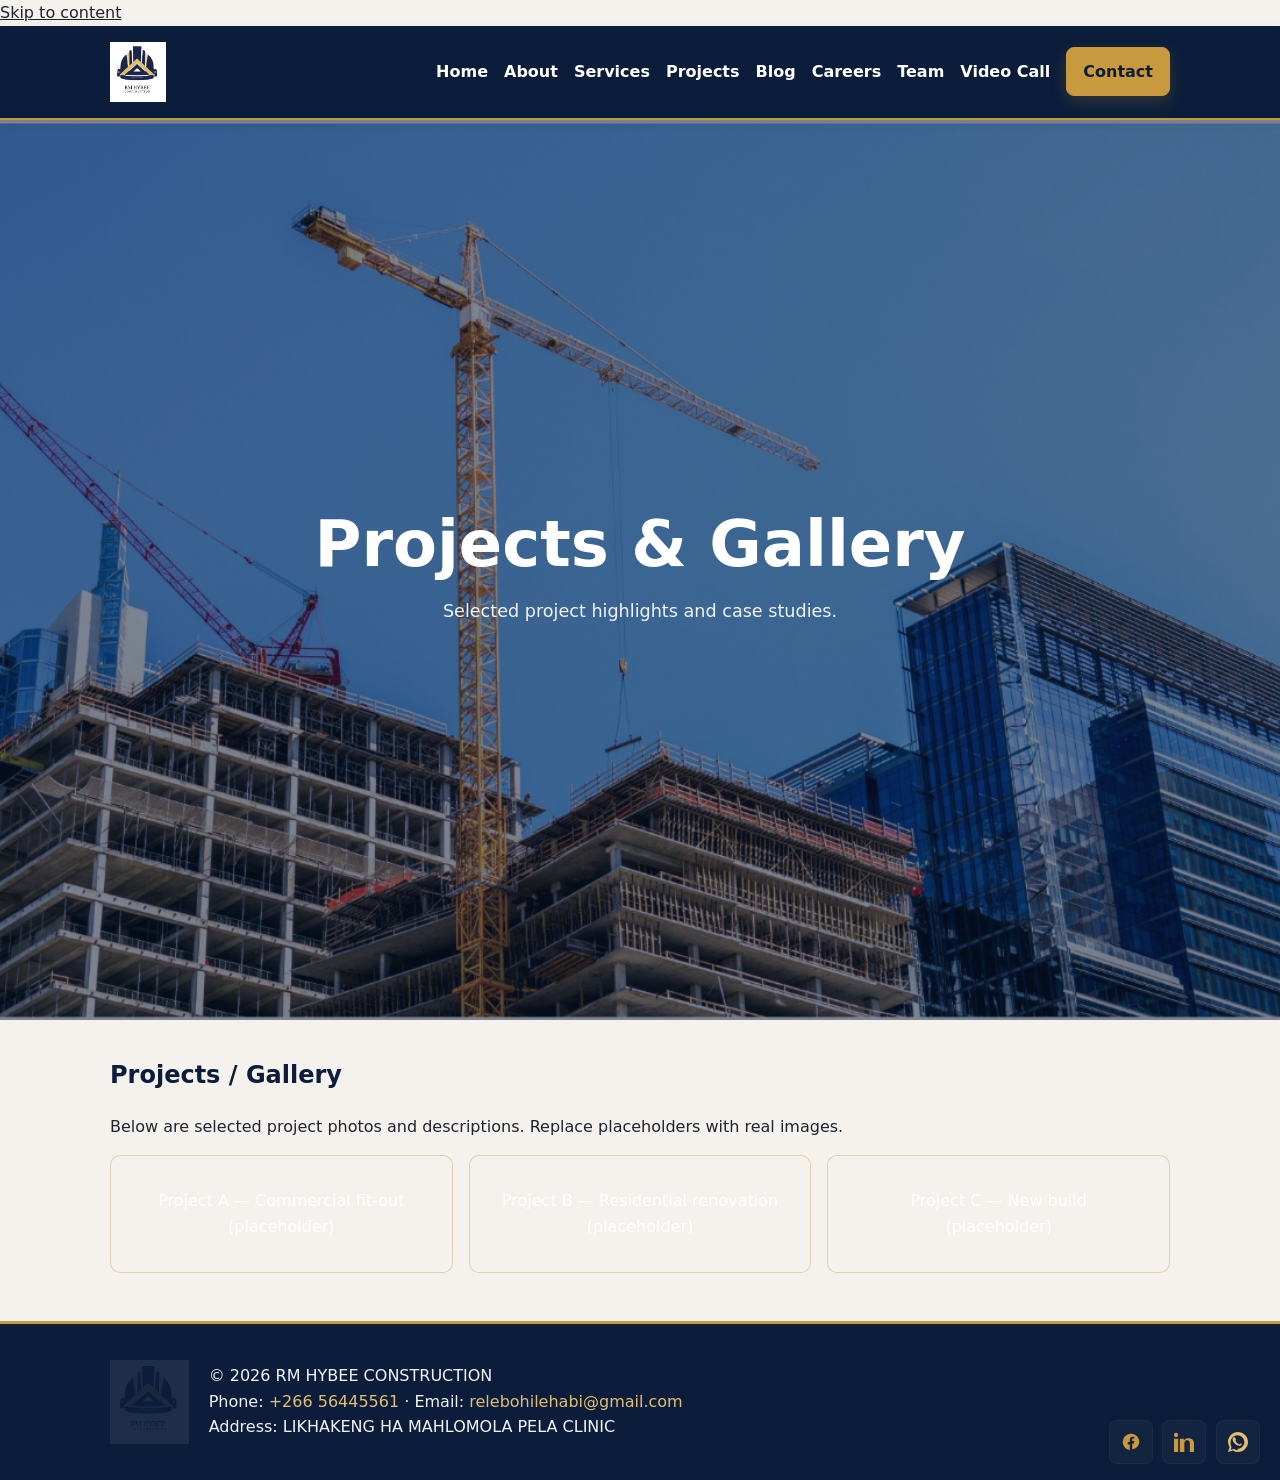
<file: projects.html>
<!doctype html>
<html lang="en">
<head>
  <meta charset="utf-8">
  <meta name="viewport" content="width=device-width,initial-scale=1">
  <title>Projects — RM HYBEE CONSTRUCTION</title>
  <link rel="stylesheet" href="css/styles.css">
  <link rel="icon" type="image/png" href="images/favicon.png">
  <meta name="description" content="RM HYBEE CONSTRUCTION — construction and engineering services in Lesotho. Contact for enquiries and project management.">
  <meta property="og:title" content="RM HYBEE CONSTRUCTION">
  <meta property="og:description" content="Professional construction, renovations, infrastructure and engineering services.">
  <meta property="og:image" content="images/logo.png">
  <meta name="twitter:card" content="summary_large_image">
</head>
<body>
<a class="skip-link" href="#main">Skip to content</a>
<header class="site-header">
  <div class="container">
    <a href="index.html" class="logo"><img src="images/logo.png" alt="RM HYBEE CONSTRUCTION logo" class="site-logo"></a>
    <nav class="nav">
      <a href="index.html">Home</a>
      <a href="about.html">About</a>
      <a href="services.html">Services</a>
      <a href="projects.html">Projects</a>
      <a href="blog.html">Blog</a>
      <a href="careers.html">Careers</a>
      <a href="team.html">Team</a>
      <a href="video.html">Video Call</a>
      <a href="contact.html" class="cta">Contact</a>
    </nav>
  </div>
</header>
  <section class="hero">
    <div class="container">
      <h2>Projects &amp; Gallery</h2>
      <p>Selected project highlights and case studies.</p>
    </div>
  </section>
<main id="main" class="container">
  <h2>Projects / Gallery</h2>
  <p>Below are selected project photos and descriptions. Replace placeholders with real images.</p>
  <div class="gallery">
    <div class="photo">Project A — Commercial fit-out (placeholder)</div>
    <div class="photo">Project B — Residential renovation (placeholder)</div>
    <div class="photo">Project C — New build (placeholder)</div>
  </div>
</main>
<footer class="site-footer">
  <div class="container">
    <div class="footer-inner">
      <img src="images/logo.png" alt="RM HYBEE watermark" class="footer-watermark">
      <div class="footer-contacts">
        <p>© <span id="year"></span> RM HYBEE CONSTRUCTION</p>
        <p>Phone: <a href="https://wa.me/26656445561" target="_blank" rel="noopener">+266 56445561</a> · Email: <a href="mailto:relebohilehabi@gmail.com">relebohilehabi@gmail.com</a></p>
        <p>Address: LIKHAKENG HA MAHLOMOLA PELA CLINIC</p>
      </div>
    </div>
  </div>
  <div class="footer-social" aria-label="Social links">
    <a href="#" title="Facebook (replace URL)" target="_blank" rel="noopener" class="social-link facebook" aria-label="Facebook">
      <svg viewBox="0 0 24 24" xmlns="http://www.w3.org/2000/svg" aria-hidden="true"><path d="M22 12a10 10 0 10-11.5 9.9v-7H8.1v-2.9h2.4V9.3c0-2.4 1.4-3.7 3.5-3.7 1 0 2 .08 2 .08v2.2h-1.1c-1.1 0-1.4.66-1.4 1.3v1.6h2.4l-.38 2.9h-2.02v7A10 10 0 0022 12z"/></svg>
    </a>
    <a href="#" title="LinkedIn (replace URL)" target="_blank" rel="noopener" class="social-link linkedin" aria-label="LinkedIn">
      <svg viewBox="0 0 24 24" xmlns="http://www.w3.org/2000/svg" aria-hidden="true"><path d="M4.98 3.5C4.98 4.88 3.86 6 2.5 6S0 4.88 0 3.5 1.12 1 2.5 1 4.98 2.12 4.98 3.5zM0 8h5v16H0V8zm7 0h4.8v2.2h.07c.67-1.27 2.3-2.6 4.73-2.6C22.12 7.6 24 10.1 24 14.1V24h-5v-9.1c0-2.2-.04-5-3.06-5-3.06 0-3.53 2.4-3.53 4.9V24H7V8z"/></svg>
    </a>
    <a href="https://wa.me/26656445561" title="WhatsApp" target="_blank" rel="noopener" class="social-link whatsapp" aria-label="WhatsApp">
      <svg viewBox="0 0 24 24" xmlns="http://www.w3.org/2000/svg" aria-hidden="true"><path d="M20.52 3.48A11.77 11.77 0 0012.03 0C5.39 0 .05 5.34.05 12a11.7 11.7 0 001.9 6L0 24l6-1.9A11.9 11.9 0 0012 24c6.66 0 12-5.34 12-12 0-3.2-1.25-6.19-3.48-8.52zM12 21.8c-1.7 0-3.36-.44-4.8-1.27l-.34-.2-3.6 1.1 1-3.5-.2-.36A8.1 8.1 0 013.2 12c0-4.5 3.67-8.2 8.2-8.2 4.5 0 8.2 3.7 8.2 8.2 0 4.53-3.67 8.2-8.2 8.2zM17 14.6c-.2-.1-1.2-.6-1.4-.7-.2-.1-.4-.1-.6.1-.2.2-.9.7-1.1.8-.2.1-.4.1-.6-.1-.3-.2-1.3-.5-2.5-1.6-.9-.8-1.5-1.9-1.7-2.2-.2-.3 0-.5.1-.7.1-.2.2-.5.3-.7.1-.3 0-.5-.1-.7-.1-.2-.6-1.5-.8-2.1-.2-.6-.5-.5-.7-.5h-.6c-.2 0-.5 0-.8.3-.3.3-1 1-1 2.4s1 2.8 1.1 3c.1.2 1.8 2.8 4.4 3.9 2.9 1.2 3.1.9 3.6.8.5-.1 1.2-.5 1.4-1 .2-.5.2-.9.1-1-.1-.1-.3-.2-.5-.3z"/></svg>
    </a>
  </div>
</footer>
<script src="js/main.js"></script>
</body>
</html>
</file>
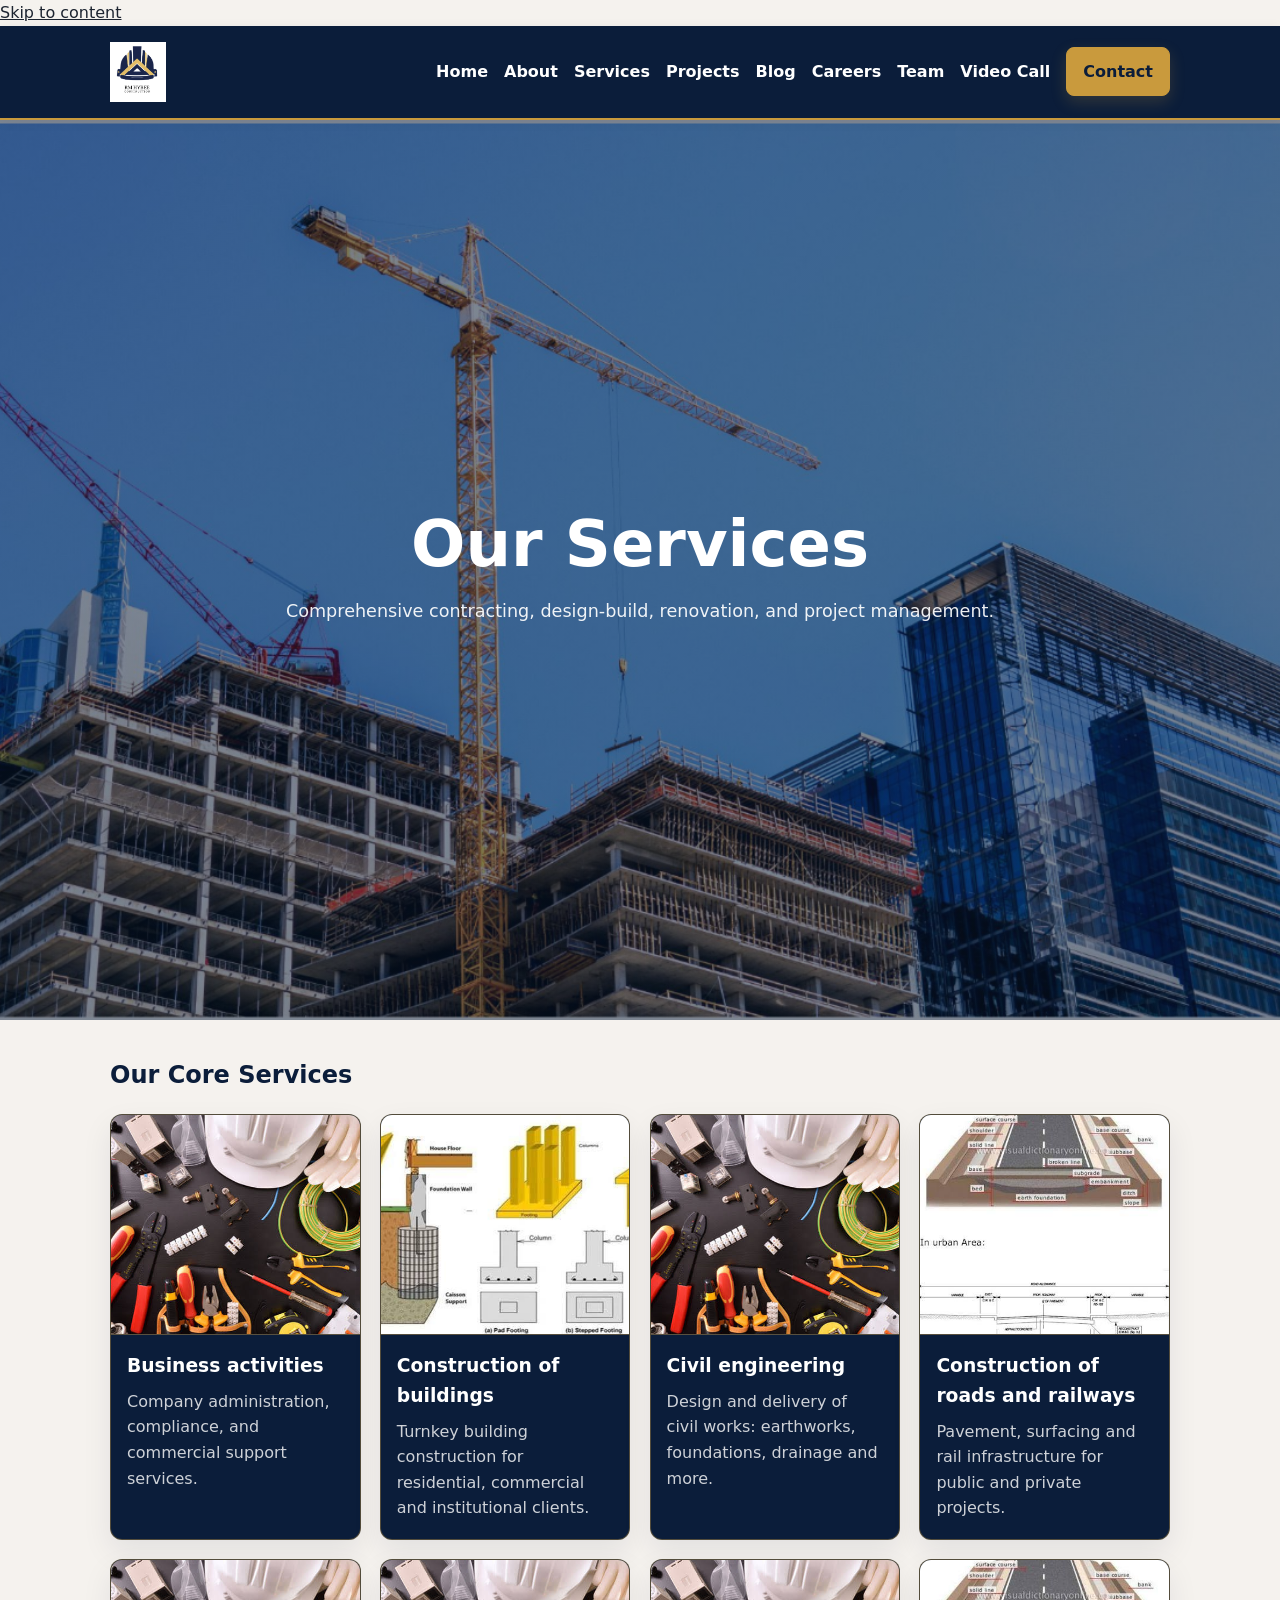
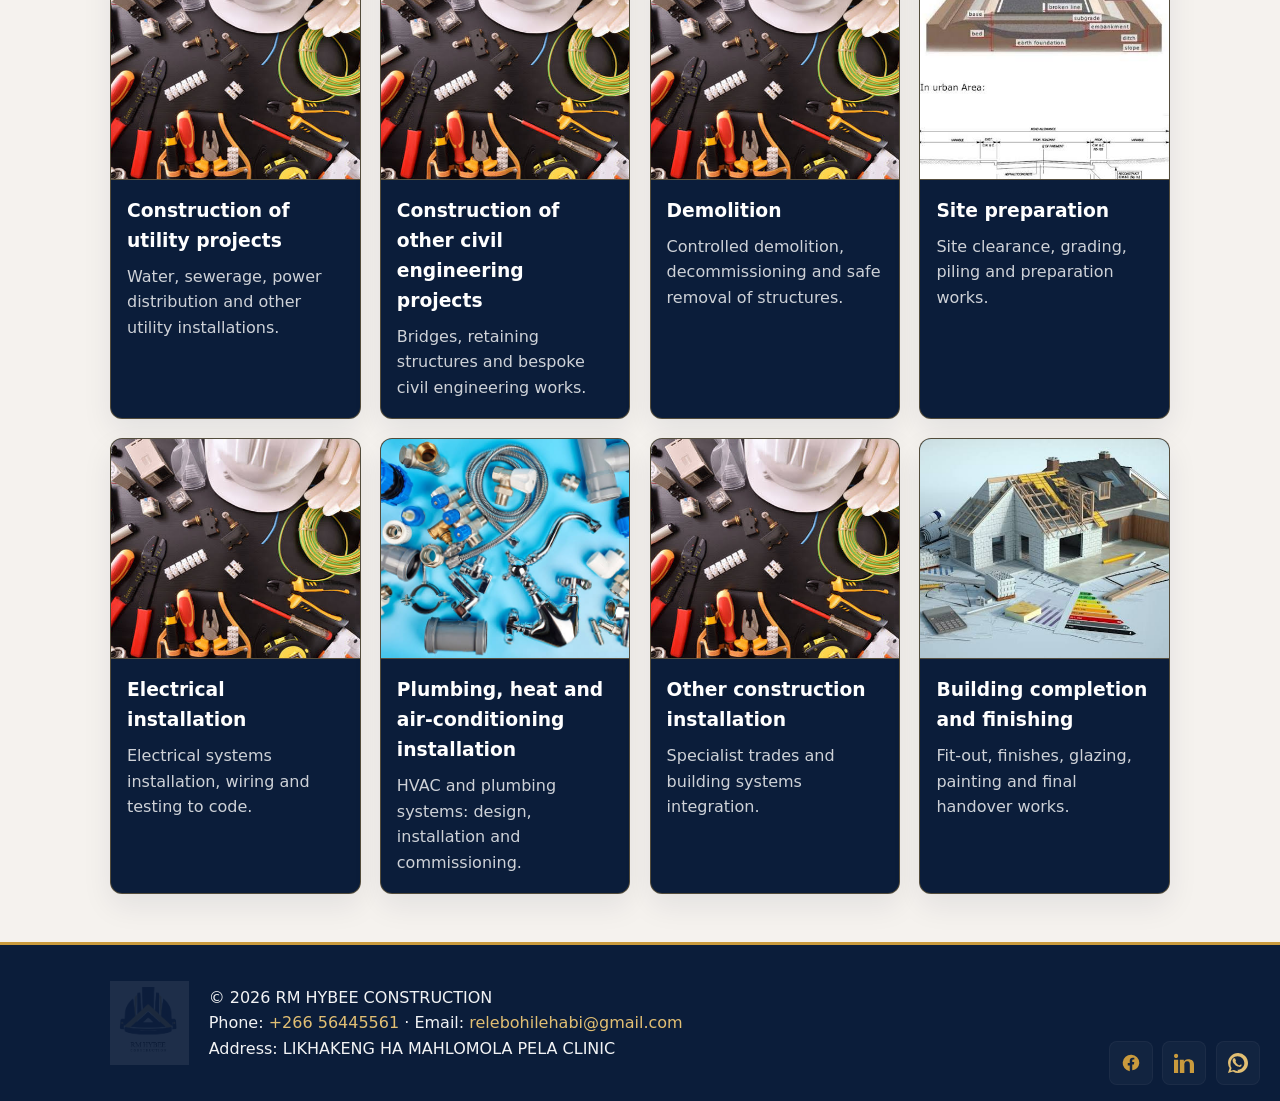
<file: services.html>
<!doctype html>
<html lang="en">
<head>
  <meta charset="utf-8">
  <meta name="viewport" content="width=device-width,initial-scale=1">
  <title>Services — RM HYBEE CONSTRUCTION</title>
  <link rel="stylesheet" href="css/styles.css">
  <link rel="icon" type="image/png" href="images/favicon.png">
  <meta name="description" content="RM HYBEE CONSTRUCTION — construction and engineering services in Lesotho. Contact for enquiries and project management.">
  <meta property="og:title" content="RM HYBEE CONSTRUCTION">
  <meta property="og:description" content="Professional construction, renovations, infrastructure and engineering services.">
  <meta property="og:image" content="images/logo.png">
  <meta name="twitter:card" content="summary_large_image">
</head>
<body>
<a class="skip-link" href="#main">Skip to content</a>
<header class="site-header">
  <div class="container">
    <a href="index.html" class="logo"><img src="images/logo.png" alt="RM HYBEE CONSTRUCTION logo" class="site-logo"></a>
    <nav class="nav">
      <a href="index.html">Home</a>
      <a href="about.html">About</a>
      <a href="services.html">Services</a>
      <a href="projects.html">Projects</a>
      <a href="blog.html">Blog</a>
      <a href="careers.html">Careers</a>
      <a href="team.html">Team</a>
      <a href="video.html">Video Call</a>
      <a href="contact.html" class="cta">Contact</a>
    </nav>
  </div>
</header>
  <section class="hero">
    <div class="container">
      <h2>Our Services</h2>
      <p>Comprehensive contracting, design-build, renovation, and project management.</p>
    </div>
  </section>
<main id="main" class="container">
  <h2>Our Core Services</h2>
  <div class="grid">
    <article class="card service-card">
      <img loading="lazy" src="images/service-specialized.jpg" alt="Business activities" class="service-image">
      <h3>Business activities</h3>
      <p>Company administration, compliance, and commercial support services.</p>
    </article>
    <article class="card service-card">
      <img loading="lazy" src="images/service-building.jpg" alt="Construction of buildings" class="service-image">
      <h3>Construction of buildings</h3>
      <p>Turnkey building construction for residential, commercial and institutional clients.</p>
    </article>
    <article class="card service-card">
      <img loading="lazy" src="images/service-specialized.jpg" alt="Civil engineering" class="service-image">
      <h3>Civil engineering</h3>
      <p>Design and delivery of civil works: earthworks, foundations, drainage and more.</p>
    </article>
    <article class="card service-card">
      <img loading="lazy" src="images/service-road.jpg" alt="Construction of roads and railways" class="service-image">
      <h3>Construction of roads and railways</h3>
      <p>Pavement, surfacing and rail infrastructure for public and private projects.</p>
    </article>
    <article class="card service-card">
      <img loading="lazy" src="images/service-specialized.jpg" alt="Construction of utility projects" class="service-image">
      <h3>Construction of utility projects</h3>
      <p>Water, sewerage, power distribution and other utility installations.</p>
    </article>
    <article class="card service-card">
      <img loading="lazy" src="images/service-specialized.jpg" alt="Construction of other civil engineering projects" class="service-image">
      <h3>Construction of other civil engineering projects</h3>
      <p>Bridges, retaining structures and bespoke civil engineering works.</p>
    </article>
    <article class="card service-card">
      <img loading="lazy" src="images/service-specialized.jpg" alt="Demolition" class="service-image">
      <h3>Demolition</h3>
      <p>Controlled demolition, decommissioning and safe removal of structures.</p>
    </article>
    <article class="card service-card">
      <img loading="lazy" src="images/service-road.jpg" alt="Site preparation" class="service-image">
      <h3>Site preparation</h3>
      <p>Site clearance, grading, piling and preparation works.</p>
    </article>
    <article class="card service-card">
      <img loading="lazy" src="images/service-specialized.jpg" alt="Electrical installation" class="service-image">
      <h3>Electrical installation</h3>
      <p>Electrical systems installation, wiring and testing to code.</p>
    </article>
    <article class="card service-card">
      <img loading="lazy" src="images/service-plumbing.jpg" alt="Plumbing, heat and air-conditioning installation" class="service-image">
      <h3>Plumbing, heat and air-conditioning installation</h3>
      <p>HVAC and plumbing systems: design, installation and commissioning.</p>
    </article>
    <article class="card service-card">
      <img loading="lazy" src="images/service-specialized.jpg" alt="Other construction installation" class="service-image">
      <h3>Other construction installation</h3>
      <p>Specialist trades and building systems integration.</p>
    </article>
    <article class="card service-card">
      <img loading="lazy" src="images/service-renovation.jpg" alt="Building completion and finishing" class="service-image">
      <h3>Building completion and finishing</h3>
      <p>Fit-out, finishes, glazing, painting and final handover works.</p>
    </article>
  </div>
</main>
<footer class="site-footer">
  <div class="container">
    <div class="footer-inner">
      <img src="images/logo.png" alt="RM HYBEE watermark" class="footer-watermark">
      <div class="footer-contacts">
        <p>© <span id="year"></span> RM HYBEE CONSTRUCTION</p>
        <p>Phone: <a href="https://wa.me/26656445561" target="_blank" rel="noopener">+266 56445561</a> · Email: <a href="mailto:relebohilehabi@gmail.com">relebohilehabi@gmail.com</a></p>
        <p>Address: LIKHAKENG HA MAHLOMOLA PELA CLINIC</p>
      </div>
    </div>
  </div>
  <div class="footer-social" aria-label="Social links">
    <a href="#" title="Facebook (replace URL)" target="_blank" rel="noopener" class="social-link facebook" aria-label="Facebook">
      <svg viewBox="0 0 24 24" xmlns="http://www.w3.org/2000/svg" aria-hidden="true"><path d="M22 12a10 10 0 10-11.5 9.9v-7H8.1v-2.9h2.4V9.3c0-2.4 1.4-3.7 3.5-3.7 1 0 2 .08 2 .08v2.2h-1.1c-1.1 0-1.4.66-1.4 1.3v1.6h2.4l-.38 2.9h-2.02v7A10 10 0 0022 12z"/></svg>
    </a>
    <a href="#" title="LinkedIn (replace URL)" target="_blank" rel="noopener" class="social-link linkedin" aria-label="LinkedIn">
      <svg viewBox="0 0 24 24" xmlns="http://www.w3.org/2000/svg" aria-hidden="true"><path d="M4.98 3.5C4.98 4.88 3.86 6 2.5 6S0 4.88 0 3.5 1.12 1 2.5 1 4.98 2.12 4.98 3.5zM0 8h5v16H0V8zm7 0h4.8v2.2h.07c.67-1.27 2.3-2.6 4.73-2.6C22.12 7.6 24 10.1 24 14.1V24h-5v-9.1c0-2.2-.04-5-3.06-5-3.06 0-3.53 2.4-3.53 4.9V24H7V8z"/></svg>
    </a>
    <a href="https://wa.me/26656445561" title="WhatsApp" target="_blank" rel="noopener" class="social-link whatsapp" aria-label="WhatsApp">
      <svg viewBox="0 0 24 24" xmlns="http://www.w3.org/2000/svg" aria-hidden="true"><path d="M20.52 3.48A11.77 11.77 0 0012.03 0C5.39 0 .05 5.34.05 12a11.7 11.7 0 001.9 6L0 24l6-1.9A11.9 11.9 0 0012 24c6.66 0 12-5.34 12-12 0-3.2-1.25-6.19-3.48-8.52zM12 21.8c-1.7 0-3.36-.44-4.8-1.27l-.34-.2-3.6 1.1 1-3.5-.2-.36A8.1 8.1 0 013.2 12c0-4.5 3.67-8.2 8.2-8.2 4.5 0 8.2 3.7 8.2 8.2 0 4.53-3.67 8.2-8.2 8.2zM17 14.6c-.2-.1-1.2-.6-1.4-.7-.2-.1-.4-.1-.6.1-.2.2-.9.7-1.1.8-.2.1-.4.1-.6-.1-.3-.2-1.3-.5-2.5-1.6-.9-.8-1.5-1.9-1.7-2.2-.2-.3 0-.5.1-.7.1-.2.2-.5.3-.7.1-.3 0-.5-.1-.7-.1-.2-.6-1.5-.8-2.1-.2-.6-.5-.5-.7-.5h-.6c-.2 0-.5 0-.8.3-.3.3-1 1-1 2.4s1 2.8 1.1 3c.1.2 1.8 2.8 4.4 3.9 2.9 1.2 3.1.9 3.6.8.5-.1 1.2-.5 1.4-1 .2-.5.2-.9.1-1-.1-.1-.3-.2-.5-.3z"/></svg>
    </a>
  </div>
</footer>
<script src="js/main.js"></script>
</body>
</html>
</file>
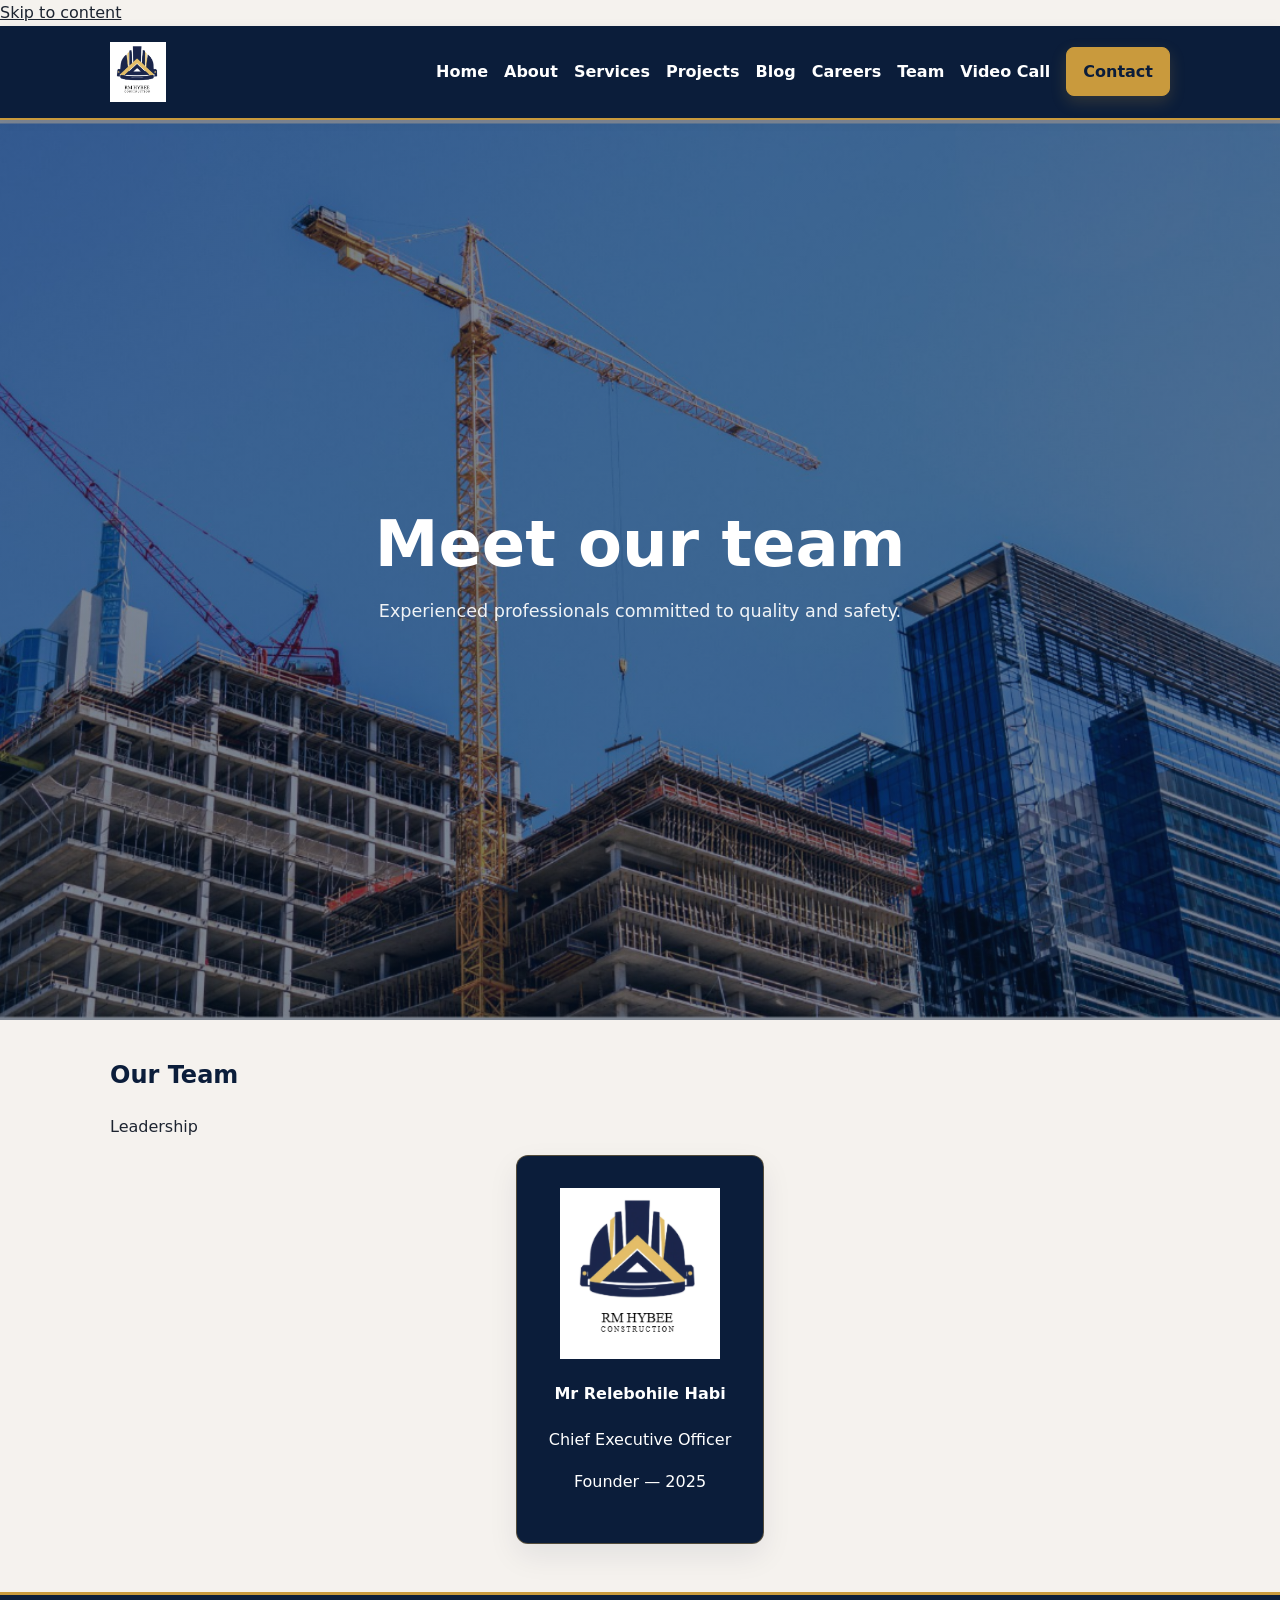
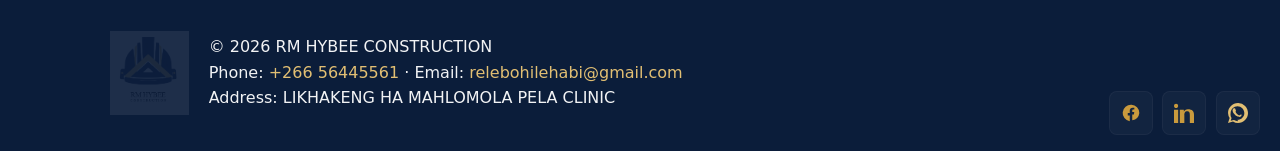
<file: team.html>
<!doctype html>
<html lang="en">
<head>
  <meta charset="utf-8">
  <meta name="viewport" content="width=device-width,initial-scale=1">
  <title>Team — RM HYBEE CONSTRUCTION</title>
  <link rel="stylesheet" href="css/styles.css">
  <link rel="icon" type="image/png" href="images/favicon.png">
  <meta name="description" content="RM HYBEE CONSTRUCTION — construction and engineering services in Lesotho. Contact for enquiries and project management.">
  <meta property="og:title" content="RM HYBEE CONSTRUCTION">
  <meta property="og:description" content="Professional construction, renovations, infrastructure and engineering services.">
  <meta property="og:image" content="images/logo.png">
  <meta name="twitter:card" content="summary_large_image">
</head>
<body>
<a class="skip-link" href="#main">Skip to content</a>
<header class="site-header">
  <div class="container">
    <a href="index.html" class="logo"><img src="images/logo.png" alt="RM HYBEE CONSTRUCTION logo" class="site-logo"></a>
    <nav class="nav">
      <a href="index.html">Home</a>
      <a href="about.html">About</a>
      <a href="services.html">Services</a>
      <a href="projects.html">Projects</a>
      <a href="blog.html">Blog</a>
      <a href="careers.html">Careers</a>
      <a href="team.html">Team</a>
      <a href="video.html">Video Call</a>
      <a href="contact.html" class="cta">Contact</a>
    </nav>
  </div>
</header>
  <section class="hero">
    <div class="container">
      <h2>Meet our team</h2>
      <p>Experienced professionals committed to quality and safety.</p>
    </div>
  </section>
<main id="main" class="container">
  <h2>Our Team</h2>
  <p>Leadership</p>
  <div class="grid">
    <div class="card" style="text-align:center;padding:2rem;max-width:400px;margin:0 auto;">
      <img src="images/logo.png" alt="Relebohile Habi" style="max-width:160px;display:block;margin:0 auto 1rem;">
      <h4>Mr Relebohile Habi</h4>
      <p>Chief Executive Officer</p>
      <p>Founder — 2025</p>
    </div>
  </div>
</main>
<footer class="site-footer">
  <div class="container">
    <div class="footer-inner">
      <img src="images/logo.png" alt="RM HYBEE watermark" class="footer-watermark">
      <div class="footer-contacts">
        <p>© <span id="year"></span> RM HYBEE CONSTRUCTION</p>
        <p>Phone: <a href="https://wa.me/26656445561" target="_blank" rel="noopener">+266 56445561</a> · Email: <a href="mailto:relebohilehabi@gmail.com">relebohilehabi@gmail.com</a></p>
        <p>Address: LIKHAKENG HA MAHLOMOLA PELA CLINIC</p>
      </div>
    </div>
  </div>
  <div class="footer-social" aria-label="Social links">
    <a href="#" title="Facebook (replace URL)" target="_blank" rel="noopener" class="social-link facebook" aria-label="Facebook">
      <svg viewBox="0 0 24 24" xmlns="http://www.w3.org/2000/svg" aria-hidden="true"><path d="M22 12a10 10 0 10-11.5 9.9v-7H8.1v-2.9h2.4V9.3c0-2.4 1.4-3.7 3.5-3.7 1 0 2 .08 2 .08v2.2h-1.1c-1.1 0-1.4.66-1.4 1.3v1.6h2.4l-.38 2.9h-2.02v7A10 10 0 0022 12z"/></svg>
    </a>
    <a href="#" title="LinkedIn (replace URL)" target="_blank" rel="noopener" class="social-link linkedin" aria-label="LinkedIn">
      <svg viewBox="0 0 24 24" xmlns="http://www.w3.org/2000/svg" aria-hidden="true"><path d="M4.98 3.5C4.98 4.88 3.86 6 2.5 6S0 4.88 0 3.5 1.12 1 2.5 1 4.98 2.12 4.98 3.5zM0 8h5v16H0V8zm7 0h4.8v2.2h.07c.67-1.27 2.3-2.6 4.73-2.6C22.12 7.6 24 10.1 24 14.1V24h-5v-9.1c0-2.2-.04-5-3.06-5-3.06 0-3.53 2.4-3.53 4.9V24H7V8z"/></svg>
    </a>
    <a href="https://wa.me/26656445561" title="WhatsApp" target="_blank" rel="noopener" class="social-link whatsapp" aria-label="WhatsApp">
      <svg viewBox="0 0 24 24" xmlns="http://www.w3.org/2000/svg" aria-hidden="true"><path d="M20.52 3.48A11.77 11.77 0 0012.03 0C5.39 0 .05 5.34.05 12a11.7 11.7 0 001.9 6L0 24l6-1.9A11.9 11.9 0 0012 24c6.66 0 12-5.34 12-12 0-3.2-1.25-6.19-3.48-8.52zM12 21.8c-1.7 0-3.36-.44-4.8-1.27l-.34-.2-3.6 1.1 1-3.5-.2-.36A8.1 8.1 0 013.2 12c0-4.5 3.67-8.2 8.2-8.2 4.5 0 8.2 3.7 8.2 8.2 0 4.53-3.67 8.2-8.2 8.2zM17 14.6c-.2-.1-1.2-.6-1.4-.7-.2-.1-.4-.1-.6.1-.2.2-.9.7-1.1.8-.2.1-.4.1-.6-.1-.3-.2-1.3-.5-2.5-1.6-.9-.8-1.5-1.9-1.7-2.2-.2-.3 0-.5.1-.7.1-.2.2-.5.3-.7.1-.3 0-.5-.1-.7-.1-.2-.6-1.5-.8-2.1-.2-.6-.5-.5-.7-.5h-.6c-.2 0-.5 0-.8.3-.3.3-1 1-1 2.4s1 2.8 1.1 3c.1.2 1.8 2.8 4.4 3.9 2.9 1.2 3.1.9 3.6.8.5-.1 1.2-.5 1.4-1 .2-.5.2-.9.1-1-.1-.1-.3-.2-.5-.3z"/></svg>
    </a>
  </div>
</footer>
<script src="js/main.js"></script>
</body>
</html>
</file>
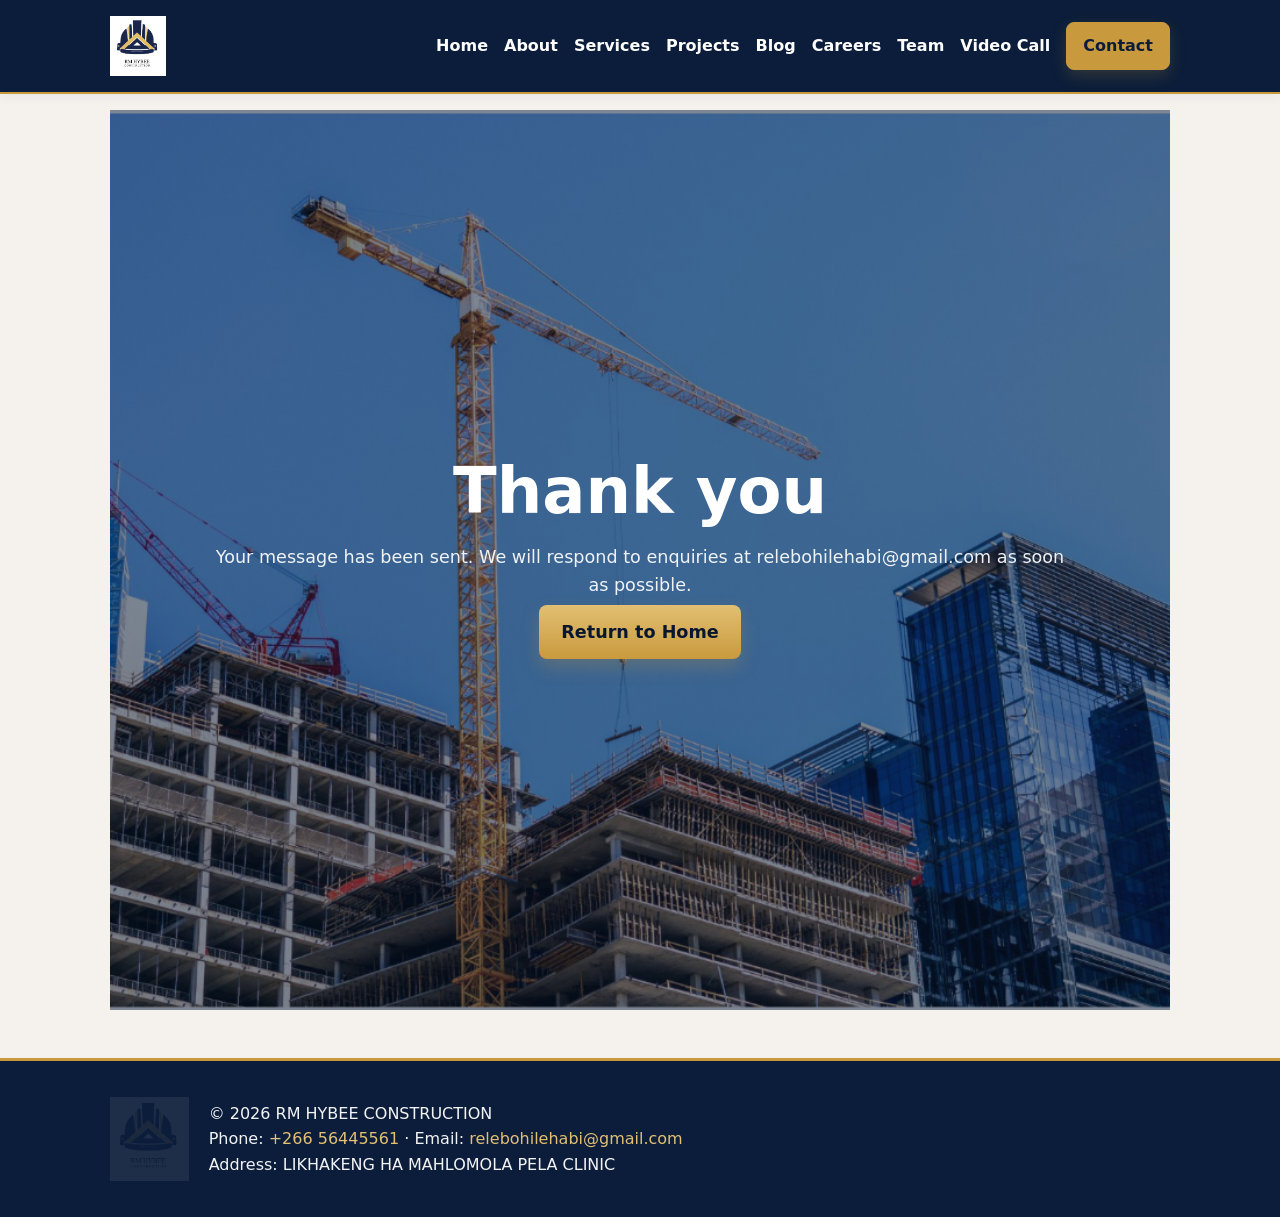
<file: thank-you.html>
<!doctype html>
<html lang="en">
<head>
  <meta charset="utf-8">
  <meta name="viewport" content="width=device-width,initial-scale=1">
  <title>Thank you — RM HYBEE CONSTRUCTION</title>
  <link rel="stylesheet" href="css/styles.css">
  <link rel="icon" type="image/png" href="images/favicon.png">
</head>
<body>
<header class="site-header">
  <div class="container">
    <a href="index.html" class="logo"><img src="images/logo.png" alt="RM HYBEE CONSTRUCTION logo" class="site-logo"></a>
    <nav class="nav">
      <a href="index.html">Home</a>
      <a href="about.html">About</a>
      <a href="services.html">Services</a>
      <a href="projects.html">Projects</a>
      <a href="blog.html">Blog</a>
      <a href="careers.html">Careers</a>
      <a href="team.html">Team</a>
      <a href="video.html">Video Call</a>
      <a href="contact.html" class="cta">Contact</a>
    </nav>
  </div>
</header>
<main class="container">
  <section class="hero">
    <div class="container">
      <h2>Thank you</h2>
      <p>Your message has been sent. We will respond to enquiries at relebohilehabi@gmail.com as soon as possible.</p>
      <p><a class="button" href="index.html">Return to Home</a></p>
    </div>
  </section>
</main>
<footer class="site-footer">
  <div class="container">
    <div class="footer-inner">
      <img src="images/logo.png" alt="RM HYBEE watermark" class="footer-watermark">
      <div class="footer-contacts">
        <p>© <span id="year"></span> RM HYBEE CONSTRUCTION</p>
        <p>Phone: <a href="https://wa.me/26656445561" target="_blank" rel="noopener">+266 56445561</a> · Email: <a href="mailto:relebohilehabi@gmail.com">relebohilehabi@gmail.com</a></p>
        <p>Address: LIKHAKENG HA MAHLOMOLA PELA CLINIC</p>
      </div>
    </div>
  </div>
</footer>
<script src="js/main.js"></script>
</body>
</html>
</file>
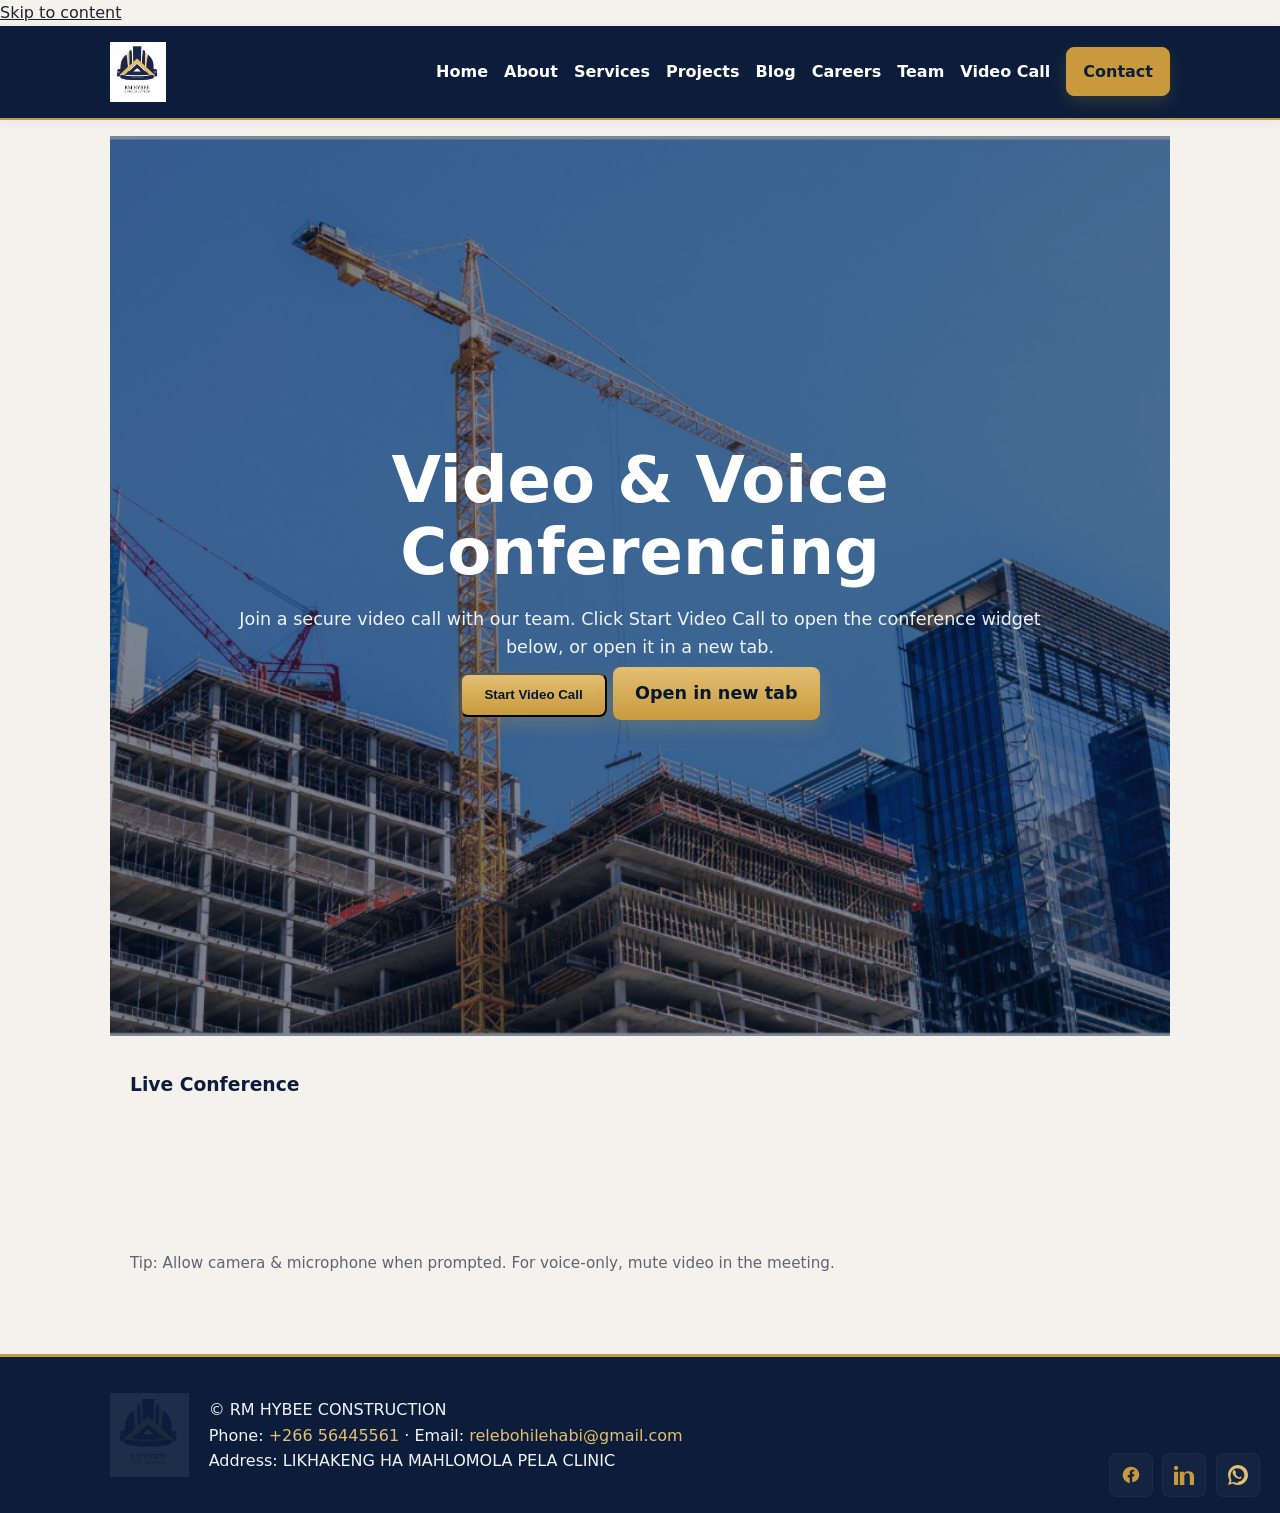
<file: video.html>
<!doctype html>
<html lang="en">
<head>
  <meta charset="utf-8">
  <meta name="viewport" content="width=device-width,initial-scale=1">
  <title>Video Call — RM HYBEE CONSTRUCTION</title>
  <link rel="stylesheet" href="css/styles.css">
  <link rel="icon" type="image/png" href="images/favicon.png">
  <meta name="description" content="RM HYBEE CONSTRUCTION — construction and engineering services in Lesotho. Contact for enquiries and project management.">
  <meta property="og:title" content="RM HYBEE CONSTRUCTION">
  <meta property="og:description" content="Professional construction, renovations, infrastructure and engineering services.">
  <meta property="og:image" content="images/logo.png">
  <meta name="twitter:card" content="summary_large_image">
</head>
<body>
<a class="skip-link" href="#main">Skip to content</a>
<header class="site-header">
  <div class="container">
    <a href="index.html" class="logo"><img src="images/logo.png" alt="RM HYBEE CONSTRUCTION logo" class="site-logo"></a>
    <nav class="nav">
      <a href="index.html">Home</a>
      <a href="about.html">About</a>
      <a href="services.html">Services</a>
      <a href="projects.html">Projects</a>
      <a href="blog.html">Blog</a>
      <a href="careers.html">Careers</a>
      <a href="team.html">Team</a>
      <a href="video.html">Video Call</a>
      <a href="contact.html" class="cta">Contact</a>
    </nav>
  </div>
</header>

<main id="main" class="container">
  <section class="hero">
    <div class="container">
      <h2>Video & Voice Conferencing</h2>
      <p>Join a secure video call with our team. Click Start Video Call to open the conference widget below, or open it in a new tab.</p>
      <p><button id="start-call" class="button">Start Video Call</button> <a id="open-new" class="button" href="https://meet.jit.si/rmhybee-20260817-7f9c" target="_blank" rel="noopener">Open in new tab</a></p>
    </div>
  </section>

  <section class="container">
    <h3>Live Conference</h3>
    <div id="jitsi-container" style="margin-top:1rem;min-height:120px;"> <!-- iframe will be inserted here --> </div>
    <p style="margin-top:0.75rem;color:var(--muted);font-size:0.95rem">Tip: Allow camera & microphone when prompted. For voice-only, mute video in the meeting.</p>
  </section>
</main>

<footer class="site-footer">
  <div class="container">
    <div class="footer-inner">
      <img src="images/logo.png" alt="RM HYBEE watermark" class="footer-watermark">
      <div class="footer-contacts">
        <p>© <span id="year"></span> RM HYBEE CONSTRUCTION</p>
        <p>Phone: <a href="https://wa.me/26656445561" target="_blank" rel="noopener">+266 56445561</a> · Email: <a href="mailto:relebohilehabi@gmail.com">relebohilehabi@gmail.com</a></p>
        <p>Address: LIKHAKENG HA MAHLOMOLA PELA CLINIC</p>
      </div>
    </div>
  </div>
  <div class="footer-social" aria-label="Social links">
    <a href="#" title="Facebook (replace URL)" target="_blank" rel="noopener" class="social-link facebook" aria-label="Facebook">
      <svg viewBox="0 0 24 24" xmlns="http://www.w3.org/2000/svg" aria-hidden="true"><path d="M22 12a10 10 0 10-11.5 9.9v-7H8.1v-2.9h2.4V9.3c0-2.4 1.4-3.7 3.5-3.7 1 0 2 .08 2 .08v2.2h-1.1c-1.1 0-1.4.66-1.4 1.3v1.6h2.4l-.38 2.9h-2.02v7A10 10 0 0022 12z"/></svg>
    </a>
    <a href="#" title="LinkedIn (replace URL)" target="_blank" rel="noopener" class="social-link linkedin" aria-label="LinkedIn">
      <svg viewBox="0 0 24 24" xmlns="http://www.w3.org/2000/svg" aria-hidden="true"><path d="M4.98 3.5C4.98 4.88 3.86 6 2.5 6S0 4.88 0 3.5 1.12 1 2.5 1 4.98 2.12 4.98 3.5zM0 8h5v16H0V8zm7 0h4.8v2.2h.07c.67-1.27 2.3-2.6 4.73-2.6C22.12 7.6 24 10.1 24 14.1V24h-5v-9.1c0-2.2-.04-5-3.06-5-3.06 0-3.53 2.4-3.53 4.9V24H7V8z"/></svg>
    </a>
    <a href="https://wa.me/26656445561" title="WhatsApp" target="_blank" rel="noopener" class="social-link whatsapp" aria-label="WhatsApp">
      <svg viewBox="0 0 24 24" xmlns="http://www.w3.org/2000/svg" aria-hidden="true"><path d="M20.52 3.48A11.77 11.77 0 0012.03 0C5.39 0 .05 5.34.05 12a11.7 11.7 0 001.9 6L0 24l6-1.9A11.9 11.9 0 0012 24c6.66 0 12-5.34 12-12 0-3.2-1.25-6.19-3.48-8.52zM12 21.8c-1.7 0-3.36-.44-4.8-1.27l-.34-.2-3.6 1.1 1-3.5-.2-.36A8.1 8.1 0 013.2 12c0-4.5 3.67-8.2 8.2-8.2 4.5 0 8.2 3.7 8.2 8.2 0 4.53-3.67 8.2-8.2 8.2zM17 14.6c-.2-.1-1.2-.6-1.4-.7-.2-.1-.4-.1-.6.1-.2.2-.9.7-1.1.8-.2.1-.4.1-.6-.1-.3-.2-1.3-.5-2.5-1.6-.9-.8-1.5-1.9-1.7-2.2-.2-.3 0-.5.1-.7.1-.2.2-.5.3-.7.1-.3 0-.5-.1-.7-.1-.2-.6-1.5-.8-2.1-.2-.6-.5-.5-.7-.5h-.6c-.2 0-.5 0-.8.3-.3.3-1 1-1 2.4s1 2.8 1.1 3c.1.2 1.8 2.8 4.4 3.9 2.9 1.2 3.1.9 3.6.8.5-.1 1.2-.5 1.4-1 .2-.5.2-.9.1-1-.1-.1-.3-.2-.5-.3z"/></svg>
    </a>
  </div>
</footer>

<script>
// Generated room name: rmhybee-20260817-7f9c
const ROOM_NAME = 'rmhybee-20260817-7f9c';
document.getElementById('open-new').href = 'https://meet.jit.si/' + ROOM_NAME;
document.getElementById('start-call').addEventListener('click', function(){n  const src = 'https://meet.jit.si/' + ROOM_NAME + '?background=0';  const iframe = document.createElement('iframe');  iframe.src = src;  iframe.style.width = '100%';  iframe.style.height = '640px';  iframe.allow = 'camera; microphone; fullscreen; display-capture';  iframe.frameBorder = 0;  document.getElementById('jitsi-container').appendChild(iframe);  this.style.display = 'none';});
</script>
</body>
</html>
</file>
<file: css/styles.css>
/* Simple responsive styles for construction company site */
:root{
  --navy:#0b1d3a;
  --navy-strong:#06172f;
  --gold:#c99a3d;
  --gold-soft:#e2bf73;
  --ivory:#f5f2ee;
  --white:#ffffff;
  --text:#1d2430;
  --muted:#5d6570;
  --line:#d7d3cc;
  --shadow:0 12px 30px rgba(11,29,58,0.08);
  --font-family:system-ui,-apple-system,Segoe UI,Roboto,'Helvetica Neue',Arial;
}

*{box-sizing:border-box}
body{margin:0;color:var(--text);font-family:var(--font-family);line-height:1.6;background:var(--ivory)}
a{color:inherit}
.container{max-width:1100px;margin:0 auto;padding:1rem 1.25rem}
.site-header{background:var(--navy);border-bottom:2px solid var(--gold);box-shadow:0 2px 12px rgba(11,29,58,0.06);position:sticky;top:0;z-index:10}
.site-header .container{display:flex;align-items:center;justify-content:space-between;gap:1rem}
.logo{margin:0;display:inline-flex;align-items:center}
.site-logo{height:60px;width:auto;display:block}
.nav{display:flex;align-items:center;flex-wrap:wrap;justify-content:flex-end;gap:1rem}
.nav a{text-decoration:none;color:var(--white);font-weight:600;transition:color 0.2s ease}
.nav a:hover{color:var(--gold-soft)}
.nav .cta{background:var(--gold);color:var(--navy);padding:0.65rem 1rem;border-radius:8px;border:1px solid var(--gold);box-shadow:0 6px 16px rgba(201,154,61,0.2)}
.nav .cta:hover{background:var(--gold-soft);color:var(--navy)}

.hero{background:linear-gradient(rgba(6,23,47,0.52), rgba(6,23,47,0.52)), url("../images/hero-bg.png");background-size:cover;background-position:center;min-height:100vh;display:flex;align-items:center;justify-content:center;text-align:center;color:var(--white);padding:3rem 1rem}
.hero .container{max-width:900px}
.hero h2{font-size:clamp(2.2rem,6vw,4rem);margin:0 0 1rem;line-height:1.12;color:#fff}
.hero p{font-size:1.1rem;color:rgba(255,255,255,0.92);margin:0.35rem 0}
.hero strong{color:var(--gold-soft)}
.button{display:inline-block;background:linear-gradient(180deg, var(--gold-soft), var(--gold));color:var(--navy-strong);padding:0.8rem 1.4rem;border-radius:8px;text-decoration:none;font-weight:700;box-shadow:0 8px 18px rgba(201,154,61,0.25)}

/* Subtle entrance animation used for hero and key blocks */
.fade-in{animation:fade-in 900ms ease both}
@keyframes fade-in{from{opacity:0;transform:translateY(8px)}to{opacity:1;transform:none}}
.hero .container{animation:fade-in 900ms ease both}

main h2, main h3{color:var(--navy)}
.grid{display:grid;grid-template-columns:repeat(auto-fit,minmax(220px,1fr));gap:1.2rem}
.card{background:var(--navy);padding:1.2rem;border:1px solid rgba(201,154,61,0.38);border-radius:12px;box-shadow:var(--shadow);color:var(--white)}
.service-card{overflow:hidden;padding:0;position:relative}
.service-card h3{padding:0 1rem;margin:1rem 0 0.5rem;color:var(--white)}
.service-card p{padding:0 1rem 1.1rem;margin:0;color:rgba(255,255,255,0.8)}
.service-image{display:block;width:100%;height:220px;object-fit:cover;background:rgba(255,255,255,0.03);border-bottom:1px solid rgba(201,154,61,0.38)}
.gallery{display:grid;grid-template-columns:repeat(auto-fit,minmax(200px,1fr));gap:1rem}
.photo{background:rgba(255,255,255,0.05);padding:2rem;text-align:center;border-radius:10px;border:1px solid rgba(201,154,61,0.38);color:var(--white)}
.site-footer{background:var(--navy);color:rgba(255,255,255,0.95);padding:1.25rem 0;margin-top:2rem;border-top:3px solid var(--gold);position:relative}
.site-footer p{margin:0.2rem 0}
.footer-inner{display:flex;align-items:center;gap:1.25rem}
.footer-watermark{height:84px;opacity:0.08;width:auto}
.footer-contacts p{margin:0;color:rgba(255,255,255,0.95)}
.footer-contacts a{color:var(--gold-soft);text-decoration:none}
.footer-social{position:absolute;right:1.25rem;bottom:1rem;display:flex;gap:0.6rem;align-items:center}
.footer-social .social-link{width:44px;height:44px;border-radius:8px;display:inline-flex;align-items:center;justify-content:center;background:rgba(255,255,255,0.03);border:1px solid rgba(255,255,255,0.04);text-decoration:none}
.footer-social svg{width:20px;height:20px;display:block;fill:var(--gold)}
.footer-social .whatsapp svg{fill:var(--gold-soft)}
@media(max-width:700px){.footer-social{right:1rem;bottom:0.75rem}.footer-watermark{height:64px}}
@media(max-width:700px){.footer-inner{flex-direction:column;align-items:flex-start}.footer-watermark{height:64px}}

.contact-layout{display:grid;grid-template-columns:1.2fr 0.8fr;gap:1.5rem;align-items:start;margin:1.5rem 0}
.contact-form{display:grid;gap:0.7rem;max-width:600px}
.contact-form label{display:flex;flex-direction:column;gap:0.35rem;font-weight:600;color:var(--navy)}
.contact-form input,.contact-form textarea{border:1px solid rgba(11,29,58,0.2);border-radius:8px;padding:0.75rem 0.9rem;font:inherit;background:#fff}
.contact-form button{border:none;cursor:pointer}
.map-wrapper{margin:2rem 0}

.industries{margin:2.5rem 0}
.industries h3{color:var(--gold);margin-bottom:0.75rem}
.industry-list{display:grid;grid-template-columns:repeat(auto-fit,minmax(180px,1fr));gap:0.75rem;list-style:none;padding:0;margin:0}
.industry-list li{background:var(--navy);border:1px solid rgba(201,154,61,0.18);padding:0.85rem 1rem;border-radius:10px;color:var(--white);display:flex;align-items:center;gap:0.7rem;font-weight:700}
.map-wrapper iframe{display:block;width:100%;min-height:380px;border:1px solid rgba(11,29,58,0.2);border-radius:12px;box-shadow:var(--shadow)}

@media(max-width:600px){
  .site-header .container{display:block}
  .nav{justify-content:flex-start;gap:0.5rem 0.75rem;margin-top:0.75rem}
  .nav a{font-size:0.92rem}
  .contact-layout{grid-template-columns:1fr}
  .hero{min-height:80vh}
}

@media(max-width:600px){
  .site-header .container{display:block}
  .nav{justify-content:flex-start;gap:0.5rem 0.75rem;margin-top:0.75rem}
  .nav a{font-size:0.92rem}
  .contact-layout{grid-template-columns:1fr}
  .hero{min-height:80vh}
}
</file>
